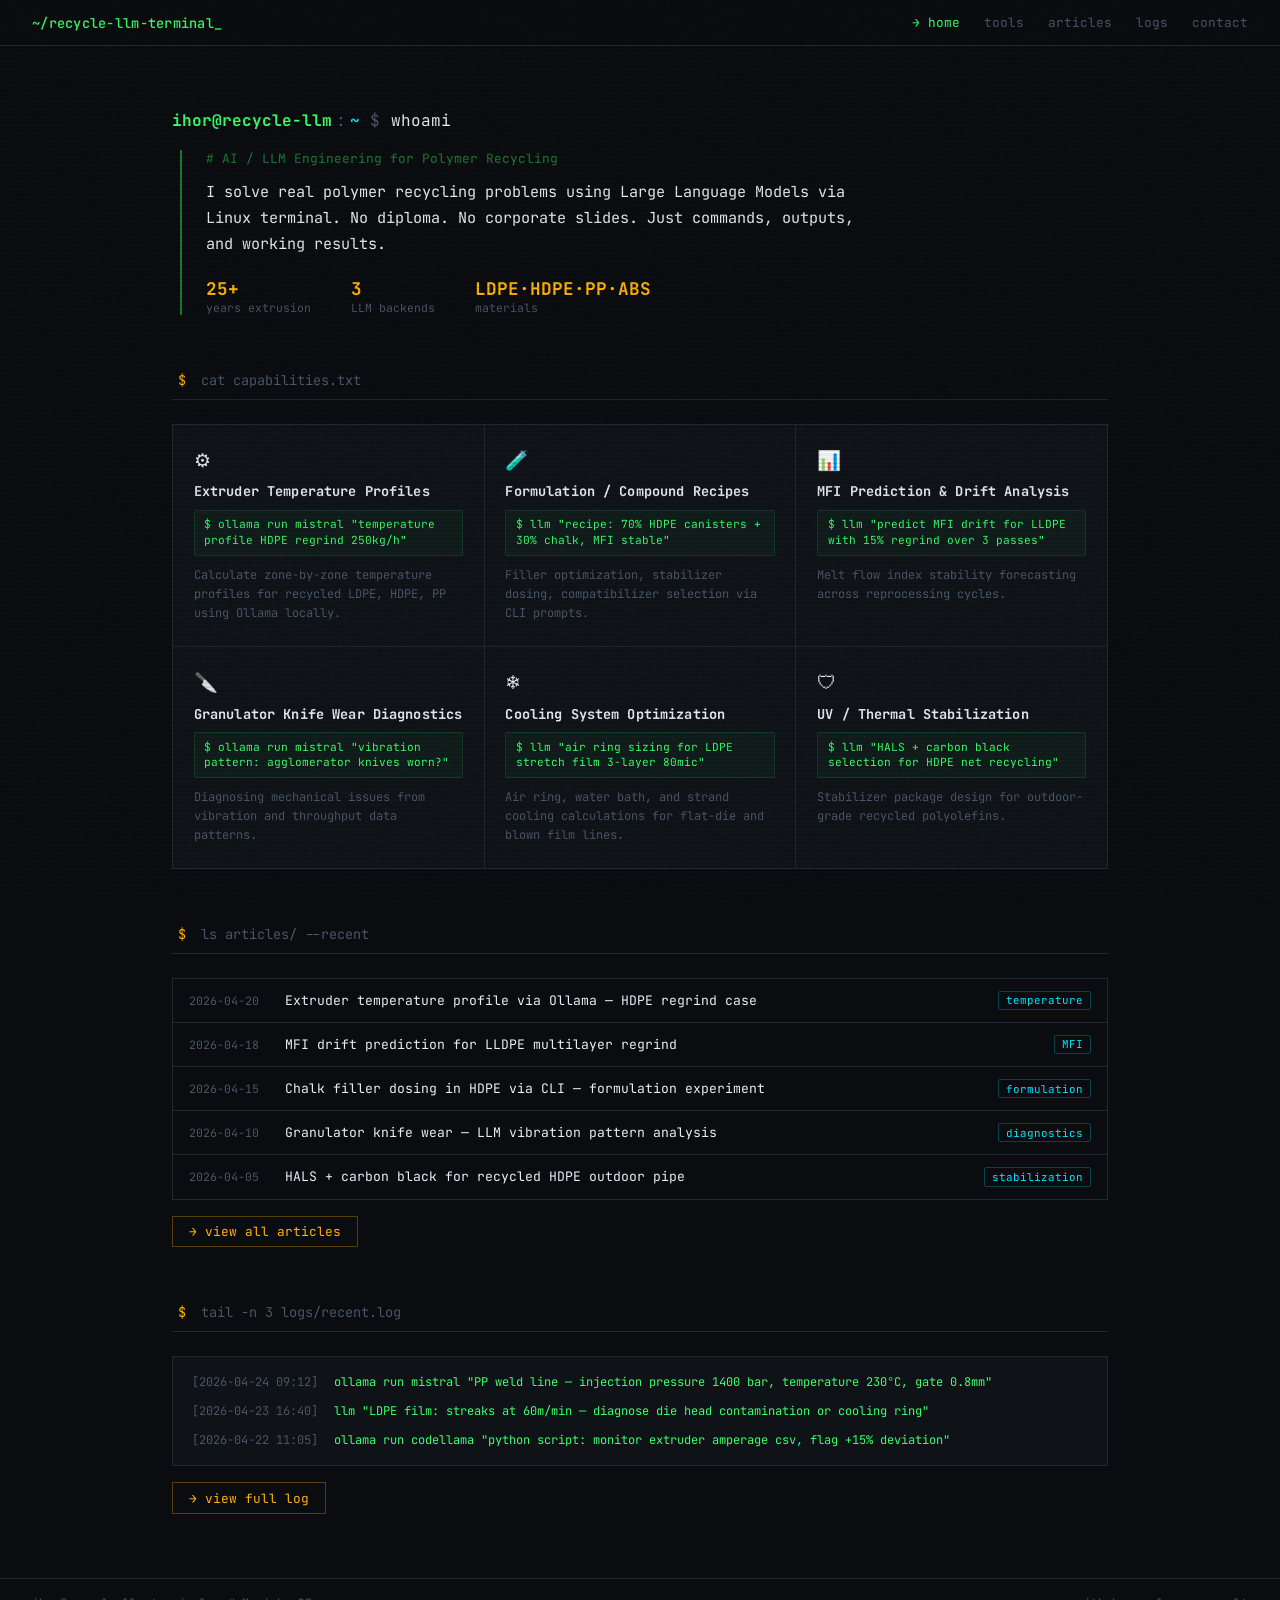
<file: index.html>
<!DOCTYPE html>
<html lang="en">
<head>
<meta charset="UTF-8">
<meta name="viewport" content="width=device-width, initial-scale=1.0">
<title>recycle-llm-terminal | Ihor Kriazhev</title>
<meta name="description" content="Using LLM via Linux terminal to solve polymer recycling engineering tasks. Extrusion, granulation, compounding — solved with AI commands.">
<link rel="preconnect" href="https://fonts.googleapis.com">
<link href="https://fonts.googleapis.com/css2?family=JetBrains+Mono:wght@300;400;500;700&family=Fira+Code:wght@300;400;500&display=swap" rel="stylesheet">
<link rel="stylesheet" href="css/style.css">
</head>
<body>

<div class="scanline"></div>
<div class="noise"></div>

<nav class="nav">
  <div class="nav-logo">~/recycle-llm-terminal<span class="cursor-blink">_</span></div>
  <div class="nav-links">
    <a href="index.html" class="nav-link active">home</a>
    <a href="tools.html" class="nav-link">tools</a>
    <a href="articles/index.html" class="nav-link">articles</a>
    <a href="logs/index.html" class="nav-link">logs</a>
    <a href="contact.html" class="nav-link">contact</a>
  </div>
</nav>

<main class="main">

  <section class="hero">
    <div class="prompt-line">
      <span class="prompt-user">ihor@recycle-llm</span><span class="prompt-sep">:</span><span class="prompt-dir">~</span><span class="prompt-dollar">$</span>
      <span class="typed-text" id="typed">whoami</span>
    </div>

    <div class="hero-output">
      <div class="output-block">
        <div class="tag-line"># AI / LLM Engineering for Polymer Recycling</div>
        <div class="spacer-sm"></div>
        <p class="hero-desc">
          I solve real polymer recycling problems using Large Language Models via Linux terminal.
          No diploma. No corporate slides. Just commands, outputs, and working results.
        </p>
        <div class="spacer-sm"></div>
        <div class="hero-stats">
          <div class="stat"><span class="stat-num">25+</span><span class="stat-label">years extrusion</span></div>
          <div class="stat"><span class="stat-num">3</span><span class="stat-label">LLM backends</span></div>
          <div class="stat"><span class="stat-num">LDPE·HDPE·PP·ABS</span><span class="stat-label">materials</span></div>
        </div>
      </div>
    </div>
  </section>

  <section class="section">
    <div class="section-header">
      <span class="prompt-dollar">$</span> cat capabilities.txt
    </div>
    <div class="capabilities-grid">
      <div class="cap-card">
        <div class="cap-icon">⚙</div>
        <div class="cap-title">Extruder Temperature Profiles</div>
        <div class="cap-cmd">$ ollama run mistral "temperature profile HDPE regrind 250kg/h"</div>
        <div class="cap-desc">Calculate zone-by-zone temperature profiles for recycled LDPE, HDPE, PP using Ollama locally.</div>
      </div>
      <div class="cap-card">
        <div class="cap-icon">🧪</div>
        <div class="cap-title">Formulation / Compound Recipes</div>
        <div class="cap-cmd">$ llm "recipe: 70% HDPE canisters + 30% chalk, MFI stable"</div>
        <div class="cap-desc">Filler optimization, stabilizer dosing, compatibilizer selection via CLI prompts.</div>
      </div>
      <div class="cap-card">
        <div class="cap-icon">📊</div>
        <div class="cap-title">MFI Prediction & Drift Analysis</div>
        <div class="cap-cmd">$ llm "predict MFI drift for LLDPE with 15% regrind over 3 passes"</div>
        <div class="cap-desc">Melt flow index stability forecasting across reprocessing cycles.</div>
      </div>
      <div class="cap-card">
        <div class="cap-icon">🔪</div>
        <div class="cap-title">Granulator Knife Wear Diagnostics</div>
        <div class="cap-cmd">$ ollama run mistral "vibration pattern: agglomerator knives worn?"</div>
        <div class="cap-desc">Diagnosing mechanical issues from vibration and throughput data patterns.</div>
      </div>
      <div class="cap-card">
        <div class="cap-icon">❄</div>
        <div class="cap-title">Cooling System Optimization</div>
        <div class="cap-cmd">$ llm "air ring sizing for LDPE stretch film 3-layer 80mic"</div>
        <div class="cap-desc">Air ring, water bath, and strand cooling calculations for flat-die and blown film lines.</div>
      </div>
      <div class="cap-card">
        <div class="cap-icon">🛡</div>
        <div class="cap-title">UV / Thermal Stabilization</div>
        <div class="cap-cmd">$ llm "HALS + carbon black selection for HDPE net recycling"</div>
        <div class="cap-desc">Stabilizer package design for outdoor-grade recycled polyolefins.</div>
      </div>
    </div>
  </section>

  <section class="section">
    <div class="section-header">
      <span class="prompt-dollar">$</span> ls articles/ --recent
    </div>
    <div class="articles-list">
      <a href="articles/llm-temperature-profile.html" class="article-row">
        <span class="art-date">2026-04-20</span>
        <span class="art-title">Extruder temperature profile via Ollama — HDPE regrind case</span>
        <span class="art-tag">temperature</span>
      </a>
      <a href="articles/llm-mfi-prediction.html" class="article-row">
        <span class="art-date">2026-04-18</span>
        <span class="art-title">MFI drift prediction for LLDPE multilayer regrind</span>
        <span class="art-tag">MFI</span>
      </a>
      <a href="articles/llm-chalk-recipe.html" class="article-row">
        <span class="art-date">2026-04-15</span>
        <span class="art-title">Chalk filler dosing in HDPE via CLI — formulation experiment</span>
        <span class="art-tag">formulation</span>
      </a>
      <a href="articles/llm-vibration-knives.html" class="article-row">
        <span class="art-date">2026-04-10</span>
        <span class="art-title">Granulator knife wear — LLM vibration pattern analysis</span>
        <span class="art-tag">diagnostics</span>
      </a>
      <a href="articles/llm-hals-stabilization.html" class="article-row">
        <span class="art-date">2026-04-05</span>
        <span class="art-title">HALS + carbon black for recycled HDPE outdoor pipe</span>
        <span class="art-tag">stabilization</span>
      </a>
    </div>
    <div class="view-all">
      <a href="articles/index.html" class="btn-terminal">→ view all articles</a>
    </div>
  </section>

  <section class="section">
    <div class="section-header">
      <span class="prompt-dollar">$</span> tail -n 3 logs/recent.log
    </div>
    <div class="log-preview">
      <div class="log-entry">
        <span class="log-ts">[2026-04-24 09:12]</span>
        <span class="log-cmd">ollama run mistral "PP weld line — injection pressure 1400 bar, temperature 230°C, gate 0.8mm"</span>
      </div>
      <div class="log-entry">
        <span class="log-ts">[2026-04-23 16:40]</span>
        <span class="log-cmd">llm "LDPE film: streaks at 60m/min — diagnose die head contamination or cooling ring"</span>
      </div>
      <div class="log-entry">
        <span class="log-ts">[2026-04-22 11:05]</span>
        <span class="log-cmd">ollama run codellama "python script: monitor extruder amperage csv, flag +15% deviation"</span>
      </div>
    </div>
    <div class="view-all">
      <a href="logs/index.html" class="btn-terminal">→ view full log</a>
    </div>
  </section>

</main>

<footer class="footer">
  <div class="footer-left">ihor@recycle-llm-terminal ~ # Munich, DE</div>
  <div class="footer-right">
    <a href="https://github.com/IgorUspehov/recycle-llm-terminal" target="_blank" class="footer-link">github</a>
    <a href="https://igoruspehov.github.io/polymer-consult/" target="_blank" class="footer-link">polymer-consult</a>
  </div>
</footer>

<script src="js/terminal.js"></script>
</body>
</html>
</file>
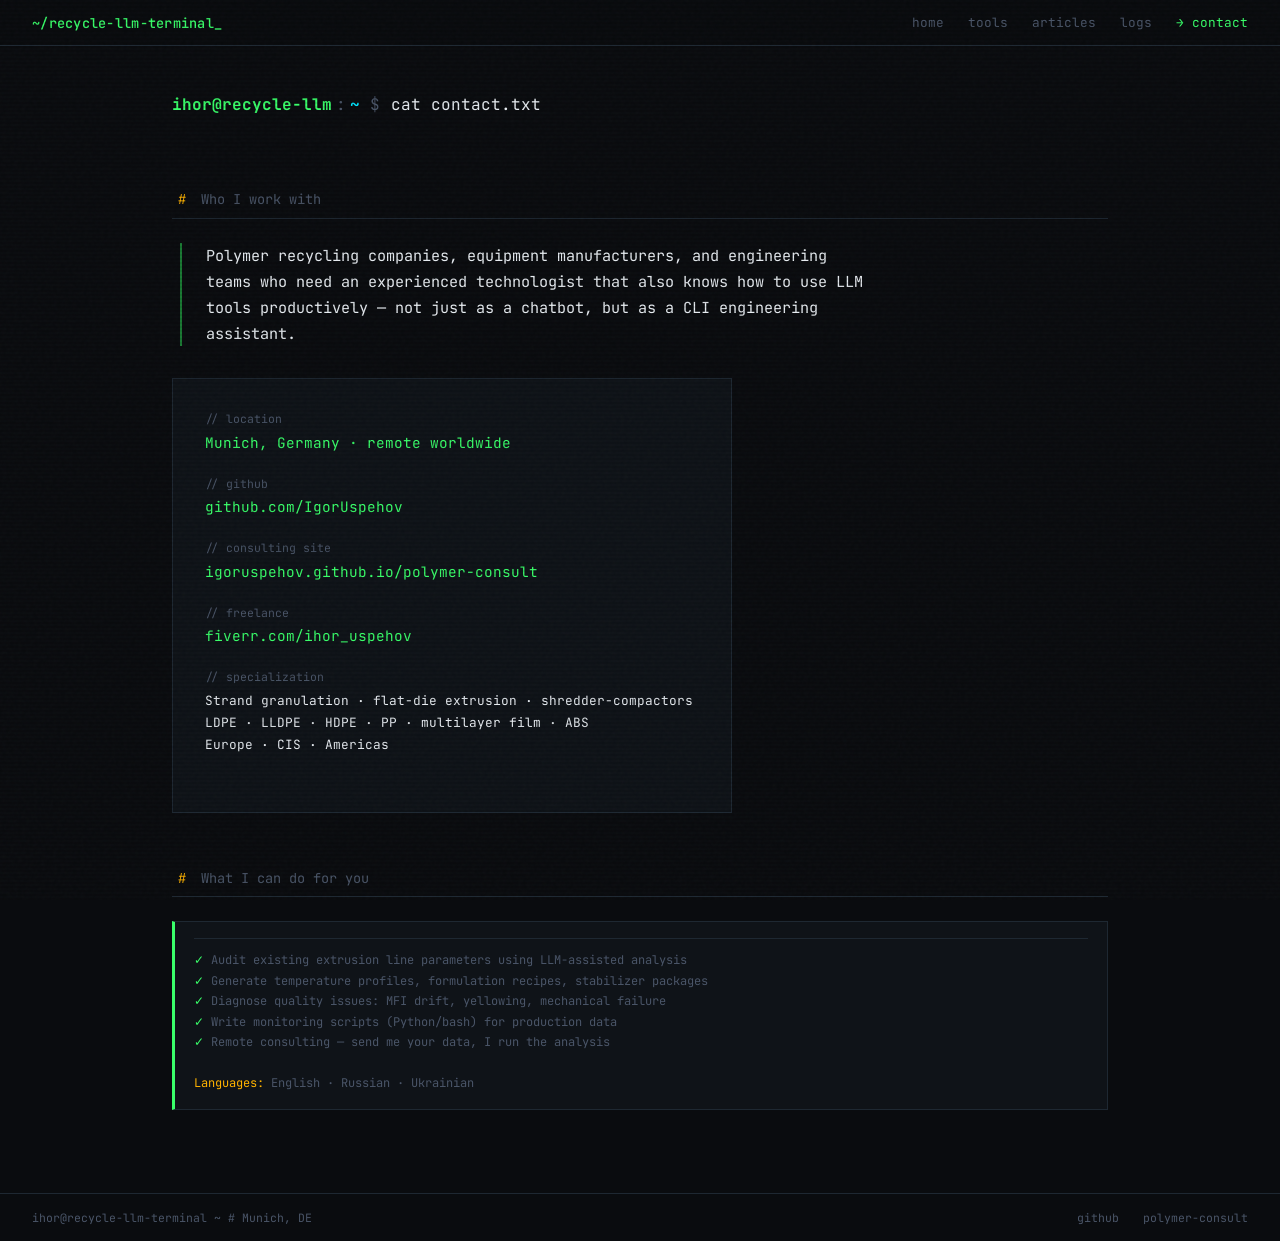
<file: contact.html>
<!DOCTYPE html>
<html lang="en">
<head>
<meta charset="UTF-8"><meta name="viewport" content="width=device-width, initial-scale=1.0">
<title>Contact | recycle-llm-terminal</title>
<meta name="description" content="Contact Ihor Kriazhev — polymer recycling engineer using LLM and Linux CLI for extrusion and compounding tasks.">
<link rel="preconnect" href="https://fonts.googleapis.com">
<link href="https://fonts.googleapis.com/css2?family=JetBrains+Mono:wght@300;400;500;700&display=swap" rel="stylesheet">
<link rel="stylesheet" href="css/style.css">
</head>
<body>
<div class="scanline"></div><div class="noise"></div>
<nav class="nav">
  <div class="nav-logo">~/recycle-llm-terminal<span class="cursor-blink">_</span></div>
  <div class="nav-links">
    <a href="index.html" class="nav-link">home</a>
    <a href="tools.html" class="nav-link">tools</a>
    <a href="articles/index.html" class="nav-link">articles</a>
    <a href="logs/index.html" class="nav-link">logs</a>
    <a href="contact.html" class="nav-link active">contact</a>
  </div>
</nav>
<main class="main">
  <div class="prompt-line">
    <span class="prompt-user">ihor@recycle-llm</span><span class="prompt-sep">:</span><span class="prompt-dir">~</span><span class="prompt-dollar">$</span>
    <span>cat contact.txt</span>
  </div>

  <section class="section">
    <div class="section-header"><span class="prompt-dollar">#</span> Who I work with</div>
    <div class="hero-output" style="margin-bottom:2rem;">
      <div class="hero-desc">
        Polymer recycling companies, equipment manufacturers, and engineering teams
        who need an experienced technologist that also knows how to use LLM tools
        productively — not just as a chatbot, but as a CLI engineering assistant.
      </div>
    </div>

    <div class="contact-block">
      <div class="contact-field">
        <div class="cf-label">// location</div>
        <div class="cf-value">Munich, Germany · remote worldwide</div>
      </div>
      <div class="contact-field">
        <div class="cf-label">// github</div>
        <div class="cf-value"><a href="https://github.com/IgorUspehov" target="_blank">github.com/IgorUspehov</a></div>
      </div>
      <div class="contact-field">
        <div class="cf-label">// consulting site</div>
        <div class="cf-value"><a href="https://igoruspehov.github.io/polymer-consult/" target="_blank">igoruspehov.github.io/polymer-consult</a></div>
      </div>
      <div class="contact-field">
        <div class="cf-label">// freelance</div>
        <div class="cf-value"><a href="https://www.fiverr.com/ihor_uspehov" target="_blank">fiverr.com/ihor_uspehov</a></div>
      </div>
      <div class="contact-field">
        <div class="cf-label">// specialization</div>
        <div class="cf-value" style="color:var(--white);font-size:0.8rem;line-height:1.7;">
          Strand granulation · flat-die extrusion · shredder-compactors<br>
          LDPE · LLDPE · HDPE · PP · multilayer film · ABS<br>
          Europe · CIS · Americas
        </div>
      </div>
    </div>
  </section>

  <section class="section">
    <div class="section-header"><span class="prompt-dollar">#</span> What I can do for you</div>
    <div class="terminal-block">
      <div class="t-output">
<span class="ok">✓</span> Audit existing extrusion line parameters using LLM-assisted analysis<br>
<span class="ok">✓</span> Generate temperature profiles, formulation recipes, stabilizer packages<br>
<span class="ok">✓</span> Diagnose quality issues: MFI drift, yellowing, mechanical failure<br>
<span class="ok">✓</span> Write monitoring scripts (Python/bash) for production data<br>
<span class="ok">✓</span> Remote consulting — send me your data, I run the analysis<br><br>
<span class="highlight">Languages:</span> English · Russian · Ukrainian
      </div>
    </div>
  </section>

</main>
<footer class="footer">
  <div class="footer-left">ihor@recycle-llm-terminal ~ # Munich, DE</div>
  <div class="footer-right">
    <a href="https://github.com/IgorUspehov/recycle-llm-terminal" target="_blank" class="footer-link">github</a>
    <a href="https://igoruspehov.github.io/polymer-consult/" target="_blank" class="footer-link">polymer-consult</a>
  </div>
</footer>
</body>
</html>
</file>
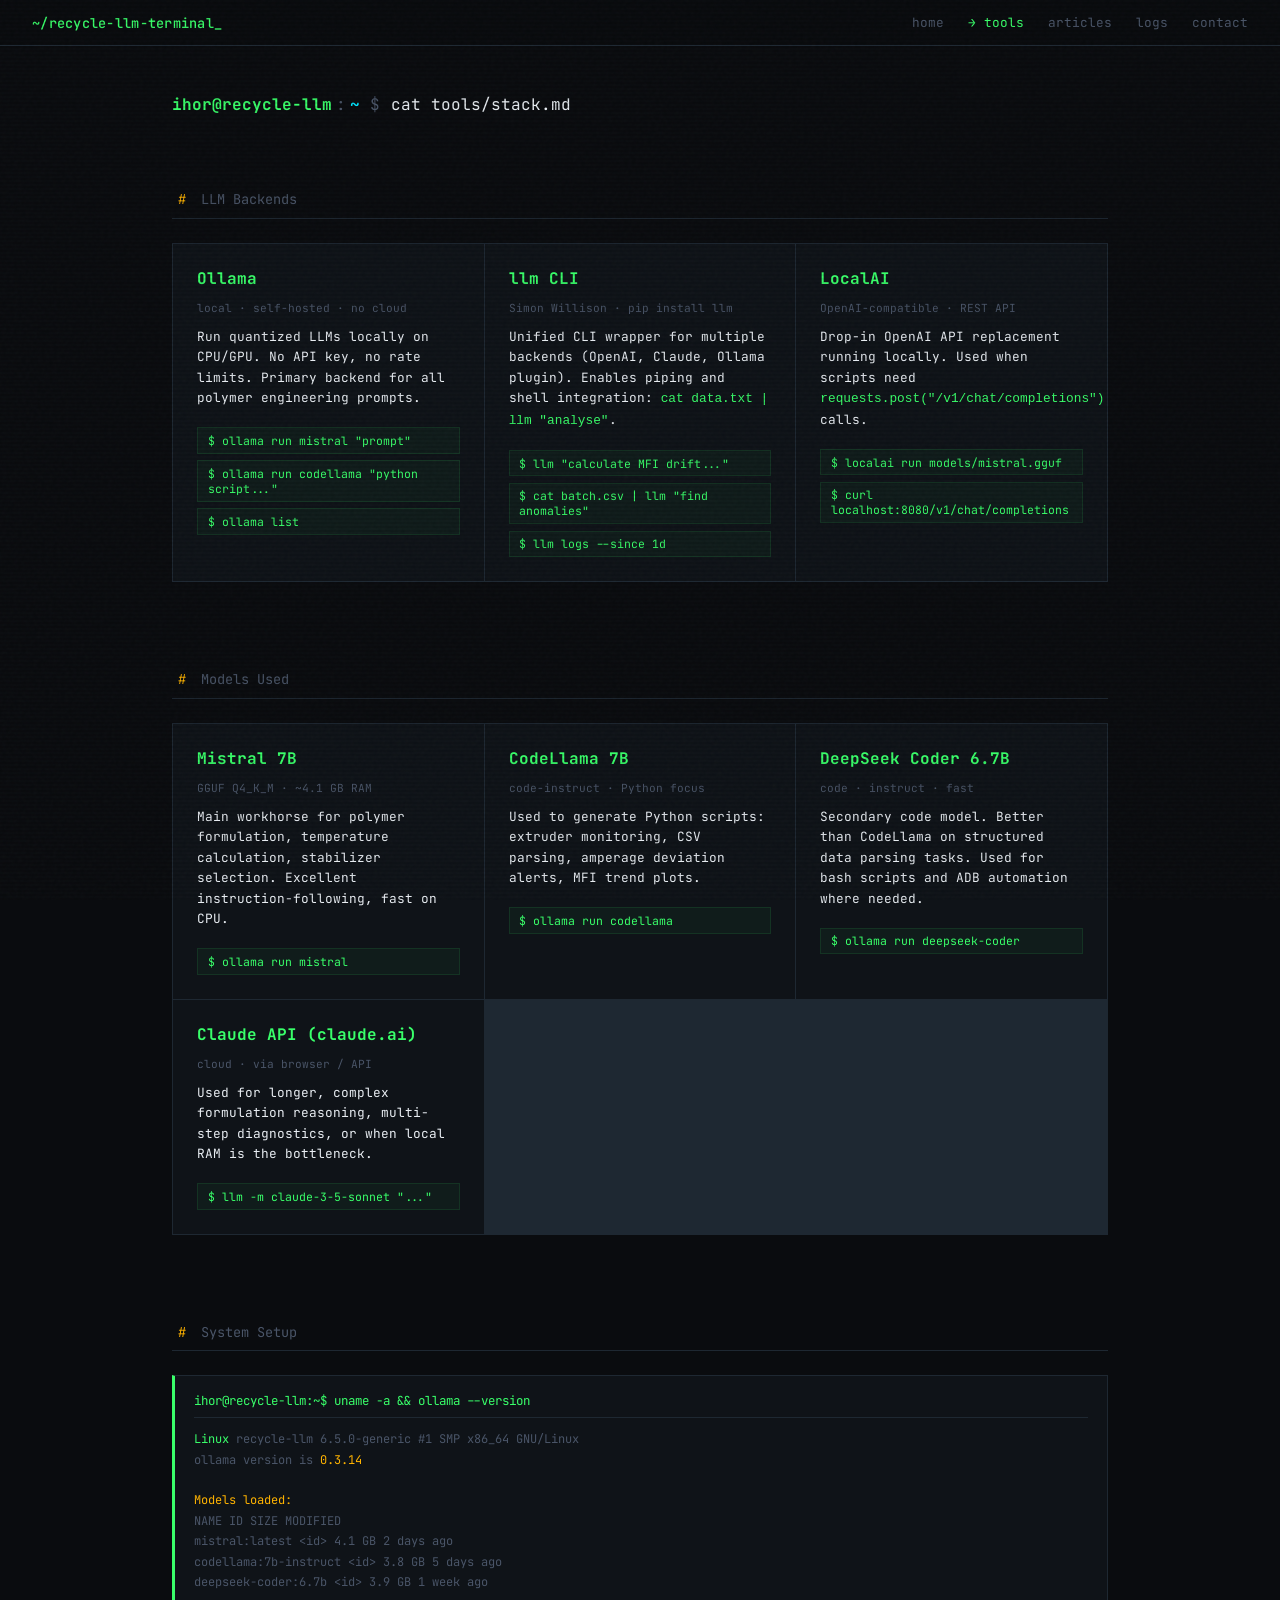
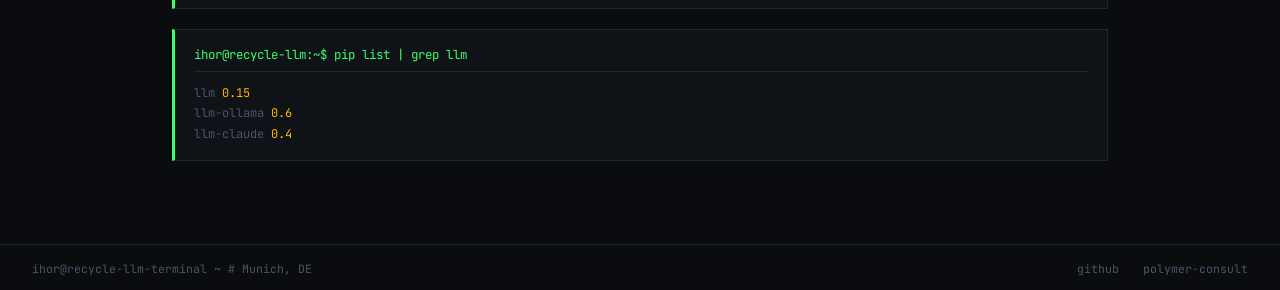
<file: tools.html>
<!DOCTYPE html>
<html lang="en">
<head>
<meta charset="UTF-8">
<meta name="viewport" content="width=device-width, initial-scale=1.0">
<title>Tools | recycle-llm-terminal</title>
<meta name="description" content="LLM tools and CLI backends used for polymer recycling engineering tasks: Ollama, Mistral, CodeLlama, llm CLI.">
<link rel="preconnect" href="https://fonts.googleapis.com">
<link href="https://fonts.googleapis.com/css2?family=JetBrains+Mono:wght@300;400;500;700&family=Fira+Code:wght@300;400;500&display=swap" rel="stylesheet">
<link rel="stylesheet" href="../css/style.css">
</head>
<body>

<div class="scanline"></div>
<div class="noise"></div>

<nav class="nav">
  <div class="nav-logo">~/recycle-llm-terminal<span class="cursor-blink">_</span></div>
  <div class="nav-links">
    <a href="../index.html" class="nav-link">home</a>
    <a href="tools.html" class="nav-link active">tools</a>
    <a href="../articles/index.html" class="nav-link">articles</a>
    <a href="../logs/index.html" class="nav-link">logs</a>
    <a href="../contact.html" class="nav-link">contact</a>
  </div>
</nav>

<main class="main">

  <div class="prompt-line">
    <span class="prompt-user">ihor@recycle-llm</span><span class="prompt-sep">:</span><span class="prompt-dir">~</span><span class="prompt-dollar">$</span>
    <span>cat tools/stack.md</span>
  </div>

  <section class="section">
    <div class="section-header">
      <span class="prompt-dollar">#</span> LLM Backends
    </div>
    <div class="tools-grid">

      <div class="tool-card">
        <div class="tool-name">Ollama</div>
        <div class="tool-type">local · self-hosted · no cloud</div>
        <div class="tool-desc">
          Run quantized LLMs locally on CPU/GPU. No API key, no rate limits.
          Primary backend for all polymer engineering prompts.
        </div>
        <div class="tool-cmds">
          <div class="tool-cmd">$ ollama run mistral "prompt"</div>
          <div class="tool-cmd">$ ollama run codellama "python script..."</div>
          <div class="tool-cmd">$ ollama list</div>
        </div>
      </div>

      <div class="tool-card">
        <div class="tool-name">llm CLI</div>
        <div class="tool-type">Simon Willison · pip install llm</div>
        <div class="tool-desc">
          Unified CLI wrapper for multiple backends (OpenAI, Claude, Ollama plugin).
          Enables piping and shell integration: <code style="color:var(--green)">cat data.txt | llm "analyse"</code>.
        </div>
        <div class="tool-cmds">
          <div class="tool-cmd">$ llm "calculate MFI drift..."</div>
          <div class="tool-cmd">$ cat batch.csv | llm "find anomalies"</div>
          <div class="tool-cmd">$ llm logs --since 1d</div>
        </div>
      </div>

      <div class="tool-card">
        <div class="tool-name">LocalAI</div>
        <div class="tool-type">OpenAI-compatible · REST API</div>
        <div class="tool-desc">
          Drop-in OpenAI API replacement running locally.
          Used when scripts need <code style="color:var(--green)">requests.post("/v1/chat/completions")</code> calls.
        </div>
        <div class="tool-cmds">
          <div class="tool-cmd">$ localai run models/mistral.gguf</div>
          <div class="tool-cmd">$ curl localhost:8080/v1/chat/completions</div>
        </div>
      </div>

    </div>
  </section>

  <section class="section">
    <div class="section-header">
      <span class="prompt-dollar">#</span> Models Used
    </div>
    <div class="tools-grid">

      <div class="tool-card">
        <div class="tool-name">Mistral 7B</div>
        <div class="tool-type">GGUF Q4_K_M · ~4.1 GB RAM</div>
        <div class="tool-desc">
          Main workhorse for polymer formulation, temperature calculation, stabilizer selection.
          Excellent instruction-following, fast on CPU.
        </div>
        <div class="tool-cmds">
          <div class="tool-cmd">$ ollama run mistral</div>
        </div>
      </div>

      <div class="tool-card">
        <div class="tool-name">CodeLlama 7B</div>
        <div class="tool-type">code-instruct · Python focus</div>
        <div class="tool-desc">
          Used to generate Python scripts: extruder monitoring, CSV parsing,
          amperage deviation alerts, MFI trend plots.
        </div>
        <div class="tool-cmds">
          <div class="tool-cmd">$ ollama run codellama</div>
        </div>
      </div>

      <div class="tool-card">
        <div class="tool-name">DeepSeek Coder 6.7B</div>
        <div class="tool-type">code · instruct · fast</div>
        <div class="tool-desc">
          Secondary code model. Better than CodeLlama on structured data parsing tasks.
          Used for bash scripts and ADB automation where needed.
        </div>
        <div class="tool-cmds">
          <div class="tool-cmd">$ ollama run deepseek-coder</div>
        </div>
      </div>

      <div class="tool-card">
        <div class="tool-name">Claude API (claude.ai)</div>
        <div class="tool-type">cloud · via browser / API</div>
        <div class="tool-desc">
          Used for longer, complex formulation reasoning, multi-step diagnostics,
          or when local RAM is the bottleneck.
        </div>
        <div class="tool-cmds">
          <div class="tool-cmd">$ llm -m claude-3-5-sonnet "..."</div>
        </div>
      </div>

    </div>
  </section>

  <section class="section">
    <div class="section-header">
      <span class="prompt-dollar">#</span> System Setup
    </div>
    <div class="terminal-block">
      <div class="t-prompt">ihor@recycle-llm:~$ uname -a && ollama --version</div>
      <div class="t-output">
        <span class="ok">Linux</span> recycle-llm 6.5.0-generic #1 SMP x86_64 GNU/Linux<br>
        ollama version is <span class="highlight">0.3.14</span><br><br>
        <span class="highlight">Models loaded:</span><br>
        NAME                    ID            SIZE    MODIFIED<br>
        mistral:latest          &lt;id&gt;          4.1 GB  2 days ago<br>
        codellama:7b-instruct   &lt;id&gt;          3.8 GB  5 days ago<br>
        deepseek-coder:6.7b     &lt;id&gt;          3.9 GB  1 week ago
      </div>
    </div>
    <div class="terminal-block" style="margin-top:0;">
      <div class="t-prompt">ihor@recycle-llm:~$ pip list | grep llm</div>
      <div class="t-output">
        llm                    <span class="highlight">0.15</span><br>
        llm-ollama             <span class="highlight">0.6</span><br>
        llm-claude             <span class="highlight">0.4</span>
      </div>
    </div>
  </section>

</main>

<footer class="footer">
  <div class="footer-left">ihor@recycle-llm-terminal ~ # Munich, DE</div>
  <div class="footer-right">
    <a href="https://github.com/IgorUspehov/recycle-llm-terminal" target="_blank" class="footer-link">github</a>
    <a href="https://igoruspehov.github.io/polymer-consult/" target="_blank" class="footer-link">polymer-consult</a>
  </div>
</footer>

</body>
</html>
</file>
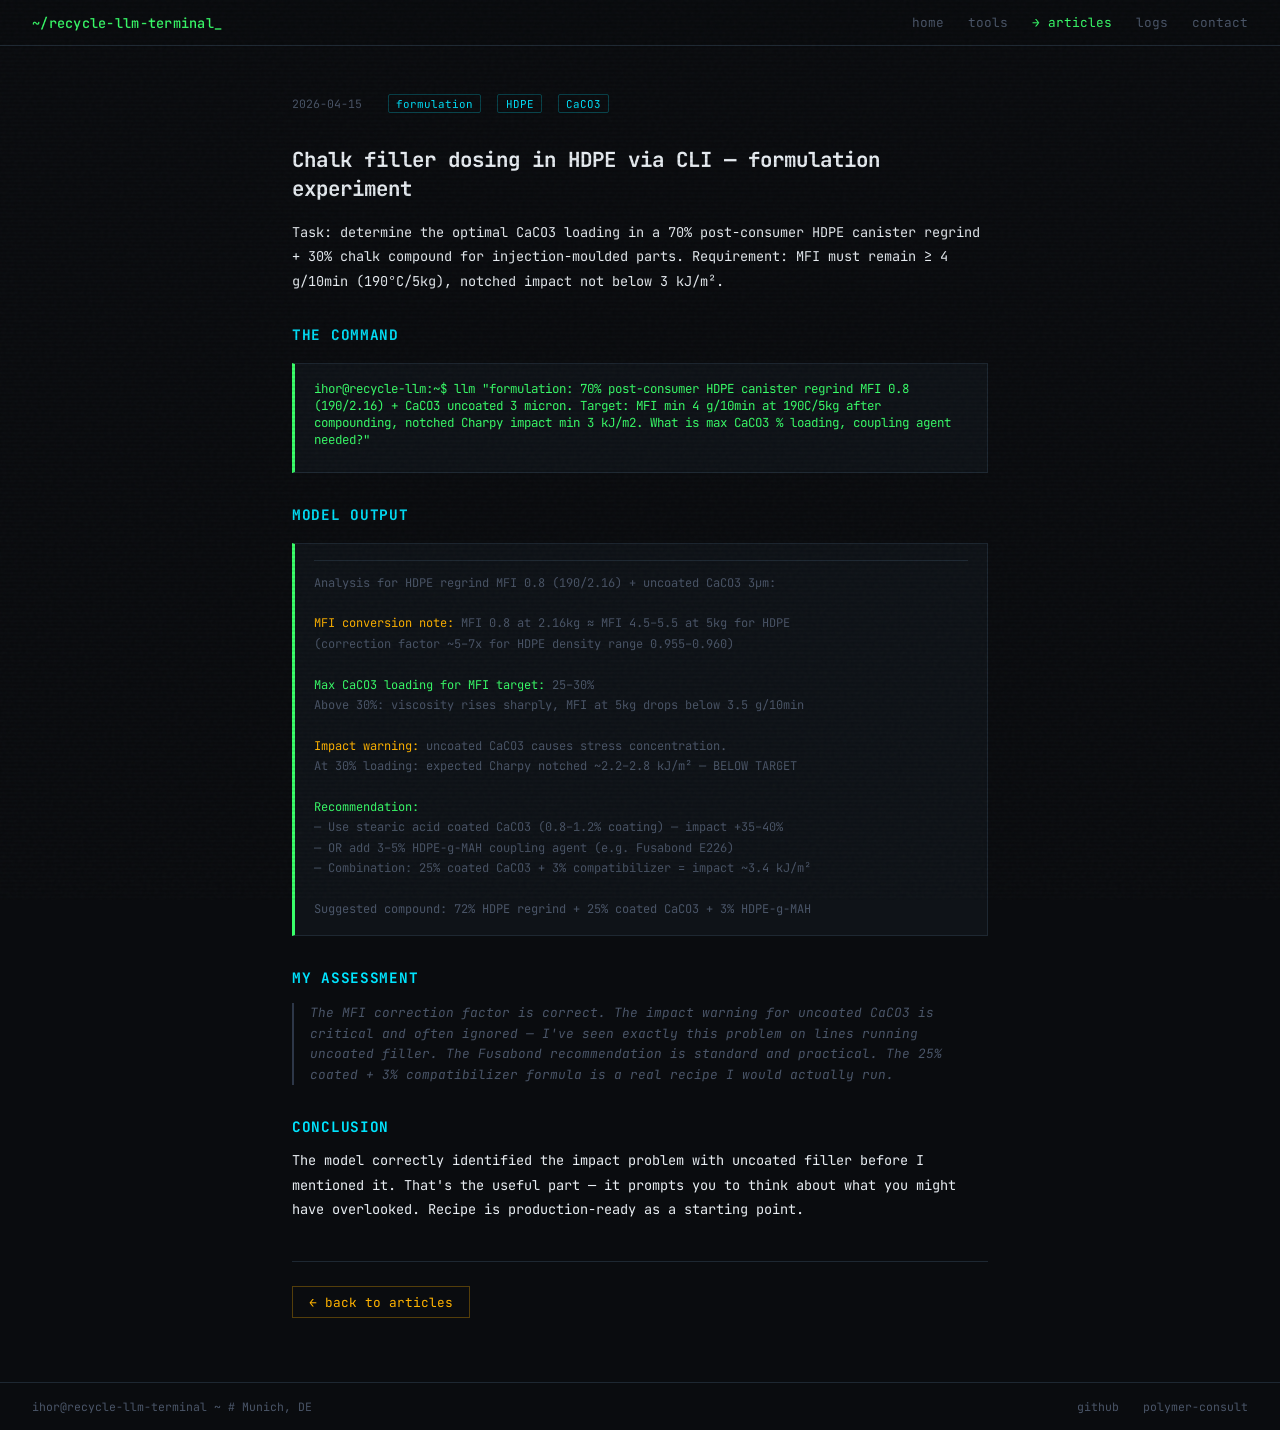
<file: articles/llm-chalk-recipe.html>
<!DOCTYPE html>
<html lang="en">
<head>
<meta charset="UTF-8"><meta name="viewport" content="width=device-width, initial-scale=1.0">
<title>Chalk filler dosing in HDPE via CLI | recycle-llm-terminal</title>
<meta name="description" content="LLM-assisted chalk filler dosing calculation for HDPE recycled compound. Target MFI stability, optimal CaCO3 loading.">
<link rel="preconnect" href="https://fonts.googleapis.com">
<link href="https://fonts.googleapis.com/css2?family=JetBrains+Mono:wght@300;400;500;700&display=swap" rel="stylesheet">
<link rel="stylesheet" href="../css/style.css">
</head>
<body>
<div class="scanline"></div><div class="noise"></div>
<nav class="nav">
  <div class="nav-logo">~/recycle-llm-terminal<span class="cursor-blink">_</span></div>
  <div class="nav-links">
    <a href="../index.html" class="nav-link">home</a>
    <a href="../tools.html" class="nav-link">tools</a>
    <a href="index.html" class="nav-link active">articles</a>
    <a href="../logs/index.html" class="nav-link">logs</a>
    <a href="../contact.html" class="nav-link">contact</a>
  </div>
</nav>
<main class="article-main">
  <div class="article-meta">
    <span class="art-date">2026-04-15</span>
    <span class="art-tag">formulation</span><span class="art-tag">HDPE</span><span class="art-tag">CaCO3</span>
  </div>
  <div class="article-body">
    <h1>Chalk filler dosing in HDPE via CLI — formulation experiment</h1>
    <p>Task: determine the optimal CaCO3 loading in a 70% post-consumer HDPE canister regrind + 30% chalk compound for injection-moulded parts. Requirement: MFI must remain ≥ 4 g/10min (190°C/5kg), notched impact not below 3 kJ/m².</p>
    <h2>The command</h2>
    <div class="terminal-block">
      <div class="t-prompt">ihor@recycle-llm:~$ llm "formulation: 70% post-consumer HDPE canister regrind MFI 0.8 (190/2.16) + CaCO3 uncoated 3 micron. Target: MFI min 4 g/10min at 190C/5kg after compounding, notched Charpy impact min 3 kJ/m2. What is max CaCO3 % loading, coupling agent needed?"</div>
    </div>
    <h2>Model output</h2>
    <div class="terminal-block">
      <div class="t-output">
Analysis for HDPE regrind MFI 0.8 (190/2.16) + uncoated CaCO3 3µm:<br><br>
<span class="highlight">MFI conversion note:</span> MFI 0.8 at 2.16kg ≈ MFI 4.5–5.5 at 5kg for HDPE<br>
(correction factor ~5–7x for HDPE density range 0.955–0.960)<br><br>
<span class="ok">Max CaCO3 loading for MFI target:</span> 25–30%<br>
Above 30%: viscosity rises sharply, MFI at 5kg drops below 3.5 g/10min<br><br>
<span class="highlight">Impact warning:</span> uncoated CaCO3 causes stress concentration.<br>
At 30% loading: expected Charpy notched ~2.2–2.8 kJ/m² — BELOW TARGET<br><br>
<span class="ok">Recommendation:</span><br>
— Use stearic acid coated CaCO3 (0.8–1.2% coating) — impact +35–40%<br>
— OR add 3–5% HDPE-g-MAH coupling agent (e.g. Fusabond E226)<br>
— Combination: 25% coated CaCO3 + 3% compatibilizer = impact ~3.4 kJ/m²<br><br>
Suggested compound: 72% HDPE regrind + 25% coated CaCO3 + 3% HDPE-g-MAH
      </div>
    </div>
    <h2>My assessment</h2>
    <p class="comment">The MFI correction factor is correct. The impact warning for uncoated CaCO3 is critical and often ignored — I've seen exactly this problem on lines running uncoated filler. The Fusabond recommendation is standard and practical. The 25% coated + 3% compatibilizer formula is a real recipe I would actually run.</p>
    <h2>Conclusion</h2>
    <p>The model correctly identified the impact problem with uncoated filler before I mentioned it. That's the useful part — it prompts you to think about what you might have overlooked. Recipe is production-ready as a starting point.</p>
  </div>
  <div style="margin-top:2.5rem;padding-top:1.5rem;border-top:1px solid var(--border);">
    <a href="index.html" class="btn-terminal">← back to articles</a>
  </div>
</main>
<footer class="footer">
  <div class="footer-left">ihor@recycle-llm-terminal ~ # Munich, DE</div>
  <div class="footer-right">
    <a href="https://github.com/IgorUspehov/recycle-llm-terminal" target="_blank" class="footer-link">github</a>
    <a href="https://igoruspehov.github.io/polymer-consult/" target="_blank" class="footer-link">polymer-consult</a>
  </div>
</footer>
</body>
</html>
</file>
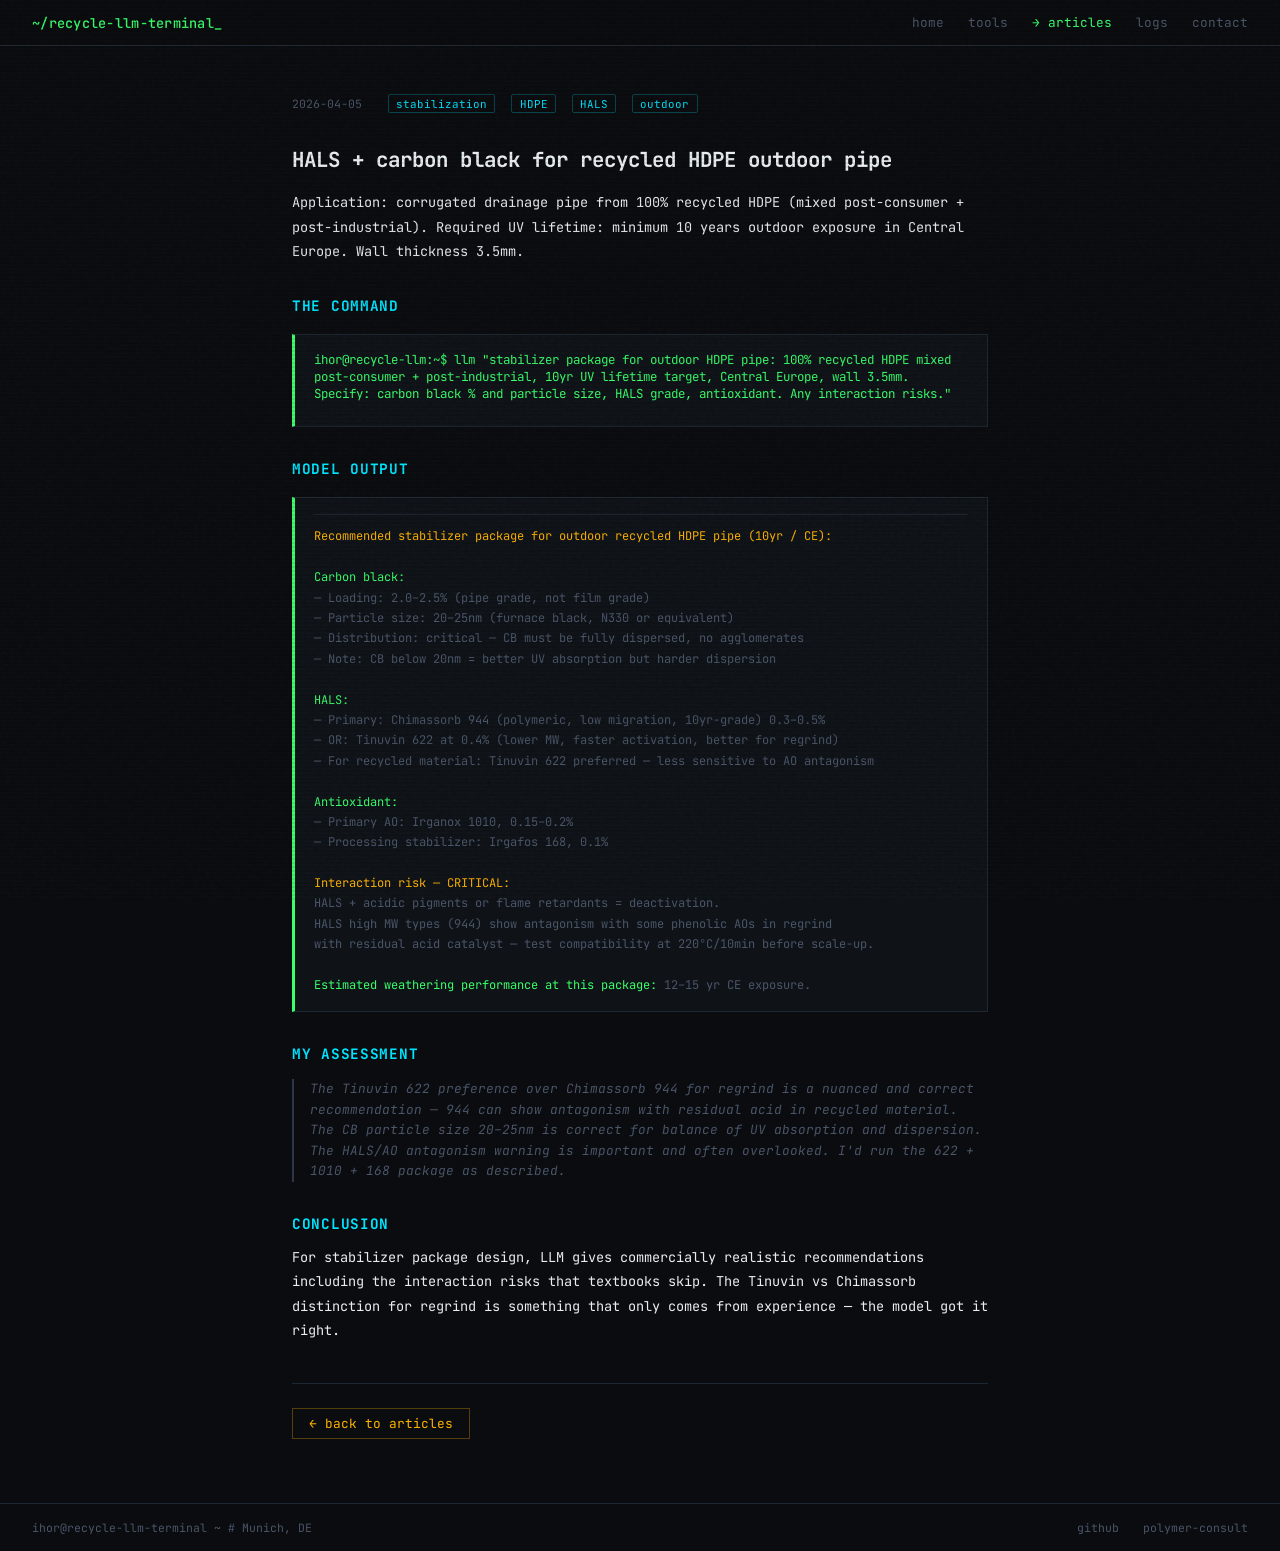
<file: articles/llm-hals-stabilization.html>
<!DOCTYPE html>
<html lang="en">
<head>
<meta charset="UTF-8"><meta name="viewport" content="width=device-width, initial-scale=1.0">
<title>HALS + Carbon Black for Recycled HDPE | recycle-llm-terminal</title>
<meta name="description" content="LLM-assisted stabilizer package selection for outdoor recycled HDPE pipe: HALS, carbon black, antioxidant combination via CLI.">
<link rel="preconnect" href="https://fonts.googleapis.com">
<link href="https://fonts.googleapis.com/css2?family=JetBrains+Mono:wght@300;400;500;700&display=swap" rel="stylesheet">
<link rel="stylesheet" href="../css/style.css">
</head>
<body>
<div class="scanline"></div><div class="noise"></div>
<nav class="nav">
  <div class="nav-logo">~/recycle-llm-terminal<span class="cursor-blink">_</span></div>
  <div class="nav-links">
    <a href="../index.html" class="nav-link">home</a>
    <a href="../tools.html" class="nav-link">tools</a>
    <a href="index.html" class="nav-link active">articles</a>
    <a href="../logs/index.html" class="nav-link">logs</a>
    <a href="../contact.html" class="nav-link">contact</a>
  </div>
</nav>
<main class="article-main">
  <div class="article-meta">
    <span class="art-date">2026-04-05</span>
    <span class="art-tag">stabilization</span><span class="art-tag">HDPE</span><span class="art-tag">HALS</span><span class="art-tag">outdoor</span>
  </div>
  <div class="article-body">
    <h1>HALS + carbon black for recycled HDPE outdoor pipe</h1>
    <p>Application: corrugated drainage pipe from 100% recycled HDPE (mixed post-consumer + post-industrial). Required UV lifetime: minimum 10 years outdoor exposure in Central Europe. Wall thickness 3.5mm.</p>
    <h2>The command</h2>
    <div class="terminal-block">
      <div class="t-prompt">ihor@recycle-llm:~$ llm "stabilizer package for outdoor HDPE pipe: 100% recycled HDPE mixed post-consumer + post-industrial, 10yr UV lifetime target, Central Europe, wall 3.5mm. Specify: carbon black % and particle size, HALS grade, antioxidant. Any interaction risks."</div>
    </div>
    <h2>Model output</h2>
    <div class="terminal-block">
      <div class="t-output">
<span class="highlight">Recommended stabilizer package for outdoor recycled HDPE pipe (10yr / CE):</span><br><br>
<span class="ok">Carbon black:</span><br>
— Loading: 2.0–2.5% (pipe grade, not film grade)<br>
— Particle size: 20–25nm (furnace black, N330 or equivalent)<br>
— Distribution: critical — CB must be fully dispersed, no agglomerates<br>
— Note: CB below 20nm = better UV absorption but harder dispersion<br><br>
<span class="ok">HALS:</span><br>
— Primary: Chimassorb 944 (polymeric, low migration, 10yr-grade) 0.3–0.5%<br>
— OR: Tinuvin 622 at 0.4% (lower MW, faster activation, better for regrind)<br>
— For recycled material: Tinuvin 622 preferred — less sensitive to AO antagonism<br><br>
<span class="ok">Antioxidant:</span><br>
— Primary AO: Irganox 1010, 0.15–0.2%<br>
— Processing stabilizer: Irgafos 168, 0.1%<br><br>
<span class="highlight">Interaction risk — CRITICAL:</span><br>
HALS + acidic pigments or flame retardants = deactivation.<br>
HALS high MW types (944) show antagonism with some phenolic AOs in regrind<br>
with residual acid catalyst — test compatibility at 220°C/10min before scale-up.<br><br>
<span class="ok">Estimated weathering performance at this package:</span> 12–15 yr CE exposure.
      </div>
    </div>
    <h2>My assessment</h2>
    <p class="comment">The Tinuvin 622 preference over Chimassorb 944 for regrind is a nuanced and correct recommendation — 944 can show antagonism with residual acid in recycled material. The CB particle size 20–25nm is correct for balance of UV absorption and dispersion. The HALS/AO antagonism warning is important and often overlooked. I'd run the 622 + 1010 + 168 package as described.</p>
    <h2>Conclusion</h2>
    <p>For stabilizer package design, LLM gives commercially realistic recommendations including the interaction risks that textbooks skip. The Tinuvin vs Chimassorb distinction for regrind is something that only comes from experience — the model got it right.</p>
  </div>
  <div style="margin-top:2.5rem;padding-top:1.5rem;border-top:1px solid var(--border);">
    <a href="index.html" class="btn-terminal">← back to articles</a>
  </div>
</main>
<footer class="footer">
  <div class="footer-left">ihor@recycle-llm-terminal ~ # Munich, DE</div>
  <div class="footer-right">
    <a href="https://github.com/IgorUspehov/recycle-llm-terminal" target="_blank" class="footer-link">github</a>
    <a href="https://igoruspehov.github.io/polymer-consult/" target="_blank" class="footer-link">polymer-consult</a>
  </div>
</footer>
</body>
</html>
</file>
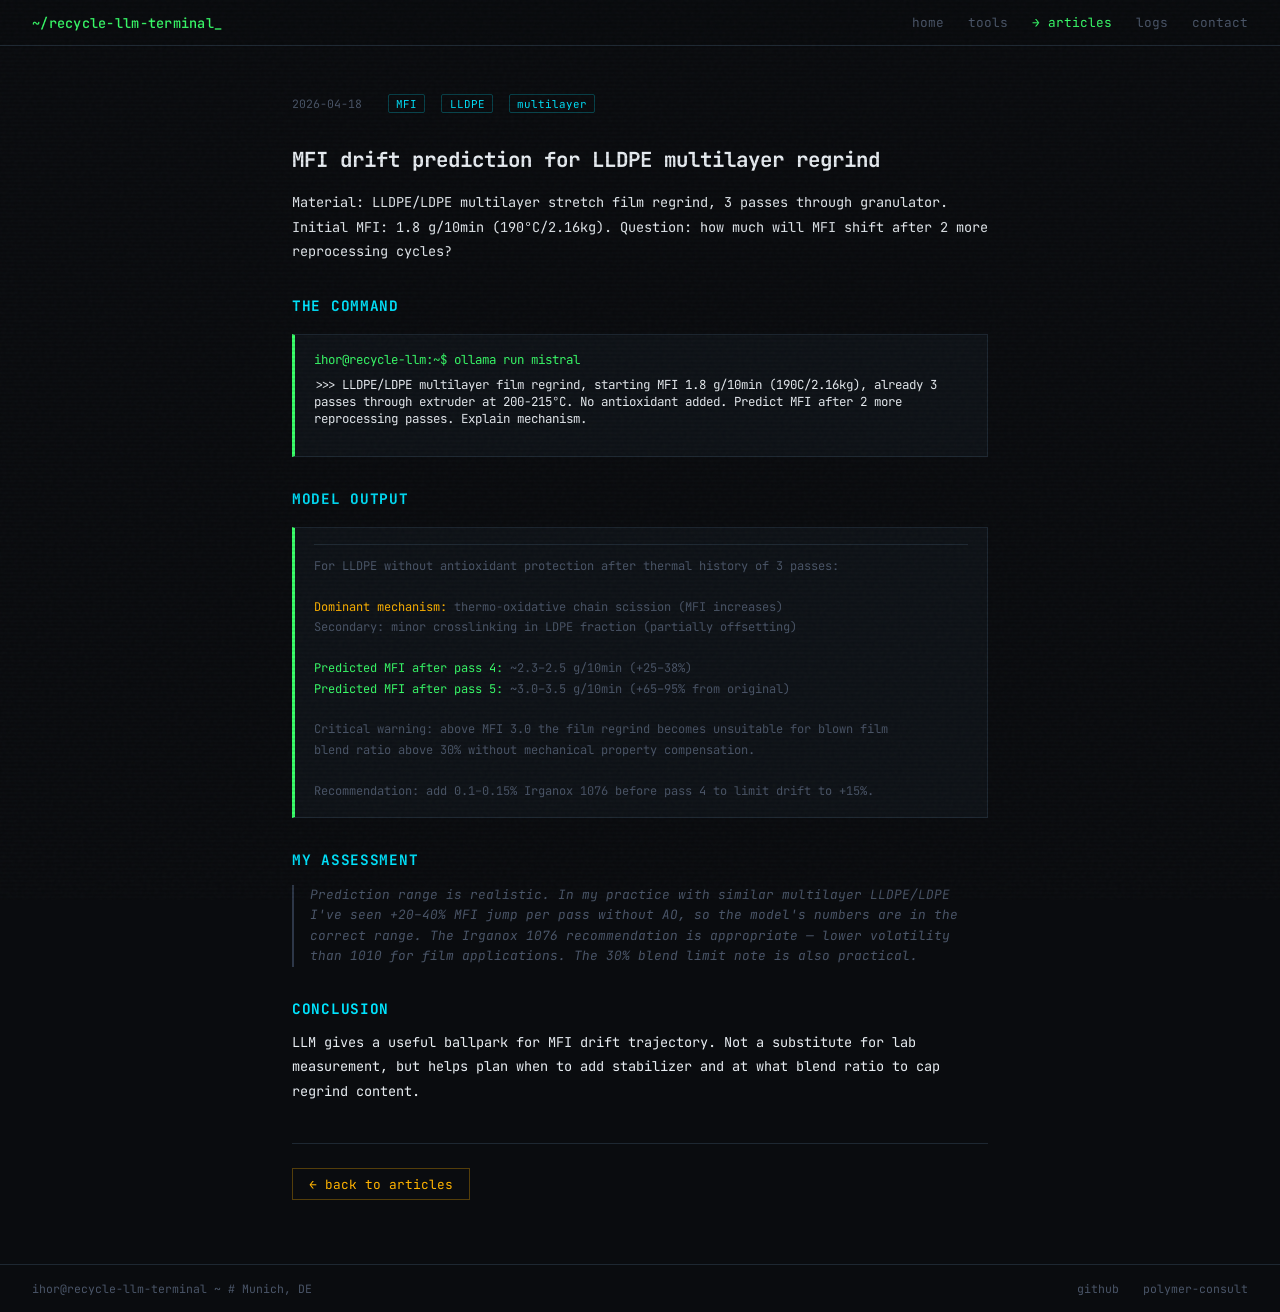
<file: articles/llm-mfi-prediction.html>
<!DOCTYPE html>
<html lang="en">
<head>
<meta charset="UTF-8">
<meta name="viewport" content="width=device-width, initial-scale=1.0">
<title>MFI Drift Prediction LLDPE | recycle-llm-terminal</title>
<meta name="description" content="Using LLM to predict MFI drift in LLDPE multilayer film regrind over multiple reprocessing passes. CLI approach, Mistral 7B.">
<link rel="preconnect" href="https://fonts.googleapis.com">
<link href="https://fonts.googleapis.com/css2?family=JetBrains+Mono:wght@300;400;500;700&family=Fira+Code:wght@300;400;500&display=swap" rel="stylesheet">
<link rel="stylesheet" href="../css/style.css">
</head>
<body>
<div class="scanline"></div><div class="noise"></div>
<nav class="nav">
  <div class="nav-logo">~/recycle-llm-terminal<span class="cursor-blink">_</span></div>
  <div class="nav-links">
    <a href="../index.html" class="nav-link">home</a>
    <a href="../tools.html" class="nav-link">tools</a>
    <a href="index.html" class="nav-link active">articles</a>
    <a href="../logs/index.html" class="nav-link">logs</a>
    <a href="../contact.html" class="nav-link">contact</a>
  </div>
</nav>
<main class="article-main">
  <div class="article-meta">
    <span class="art-date">2026-04-18</span>
    <span class="art-tag">MFI</span><span class="art-tag">LLDPE</span><span class="art-tag">multilayer</span>
  </div>
  <div class="article-body">
    <h1>MFI drift prediction for LLDPE multilayer regrind</h1>
    <p>Material: LLDPE/LDPE multilayer stretch film regrind, 3 passes through granulator. Initial MFI: 1.8 g/10min (190°C/2.16kg). Question: how much will MFI shift after 2 more reprocessing cycles?</p>
    <h2>The command</h2>
    <div class="terminal-block">
      <div class="t-prompt">ihor@recycle-llm:~$ ollama run mistral</div>
      <div class="t-cmd">&gt;&gt;&gt; LLDPE/LDPE multilayer film regrind, starting MFI 1.8 g/10min (190C/2.16kg), already 3 passes through extruder at 200-215°C. No antioxidant added. Predict MFI after 2 more reprocessing passes. Explain mechanism.</div>
    </div>
    <h2>Model output</h2>
    <div class="terminal-block">
      <div class="t-output">
For LLDPE without antioxidant protection after thermal history of 3 passes:<br><br>
<span class="highlight">Dominant mechanism:</span> thermo-oxidative chain scission (MFI increases)<br>
Secondary: minor crosslinking in LDPE fraction (partially offsetting)<br><br>
<span class="ok">Predicted MFI after pass 4:</span> ~2.3–2.5 g/10min (+25–38%)<br>
<span class="ok">Predicted MFI after pass 5:</span> ~3.0–3.5 g/10min (+65–95% from original)<br><br>
Critical warning: above MFI 3.0 the film regrind becomes unsuitable for blown film<br>
blend ratio above 30% without mechanical property compensation.<br><br>
Recommendation: add 0.1–0.15% Irganox 1076 before pass 4 to limit drift to +15%.
      </div>
    </div>
    <h2>My assessment</h2>
    <p class="comment">Prediction range is realistic. In my practice with similar multilayer LLDPE/LDPE I've seen +20–40% MFI jump per pass without AO, so the model's numbers are in the correct range. The Irganox 1076 recommendation is appropriate — lower volatility than 1010 for film applications. The 30% blend limit note is also practical.</p>
    <h2>Conclusion</h2>
    <p>LLM gives a useful ballpark for MFI drift trajectory. Not a substitute for lab measurement, but helps plan when to add stabilizer and at what blend ratio to cap regrind content.</p>
  </div>
  <div style="margin-top:2.5rem;padding-top:1.5rem;border-top:1px solid var(--border);">
    <a href="index.html" class="btn-terminal">← back to articles</a>
  </div>
</main>
<footer class="footer">
  <div class="footer-left">ihor@recycle-llm-terminal ~ # Munich, DE</div>
  <div class="footer-right">
    <a href="https://github.com/IgorUspehov/recycle-llm-terminal" target="_blank" class="footer-link">github</a>
    <a href="https://igoruspehov.github.io/polymer-consult/" target="_blank" class="footer-link">polymer-consult</a>
  </div>
</footer>
</body>
</html>
</file>
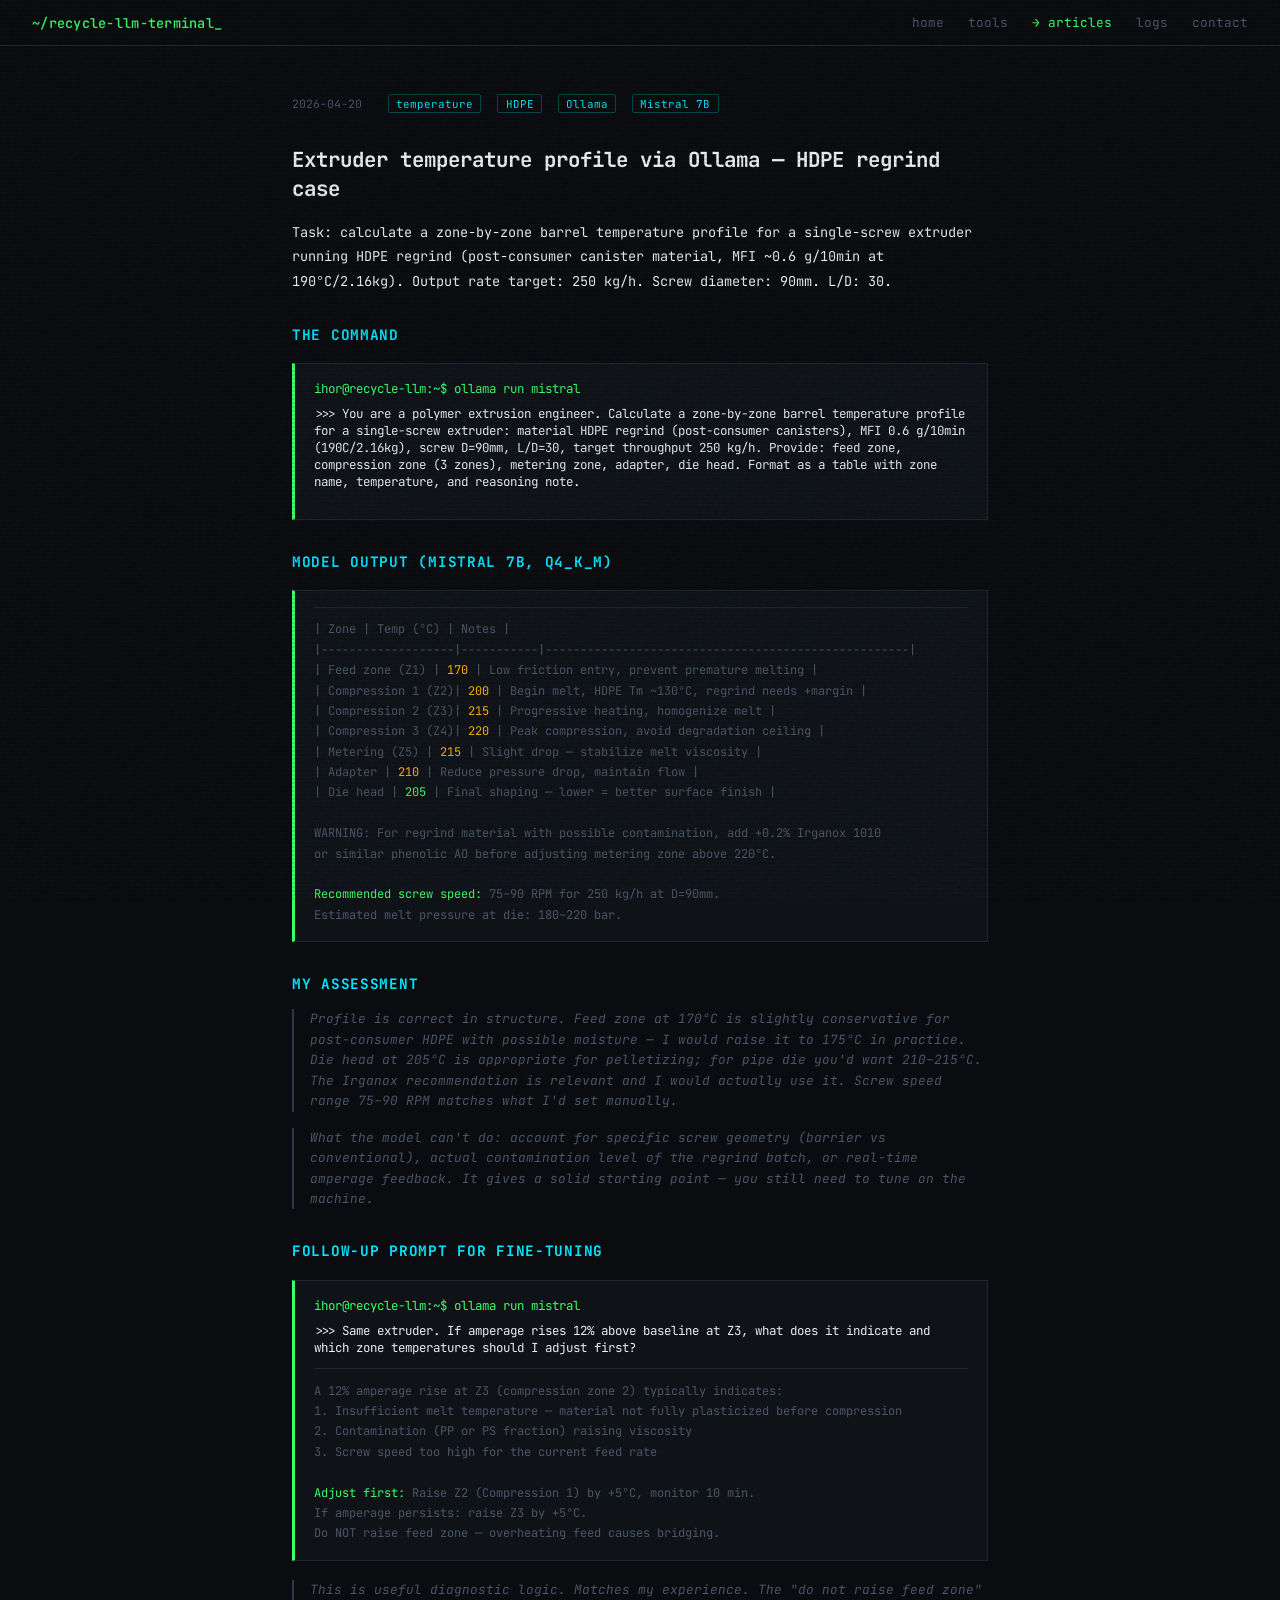
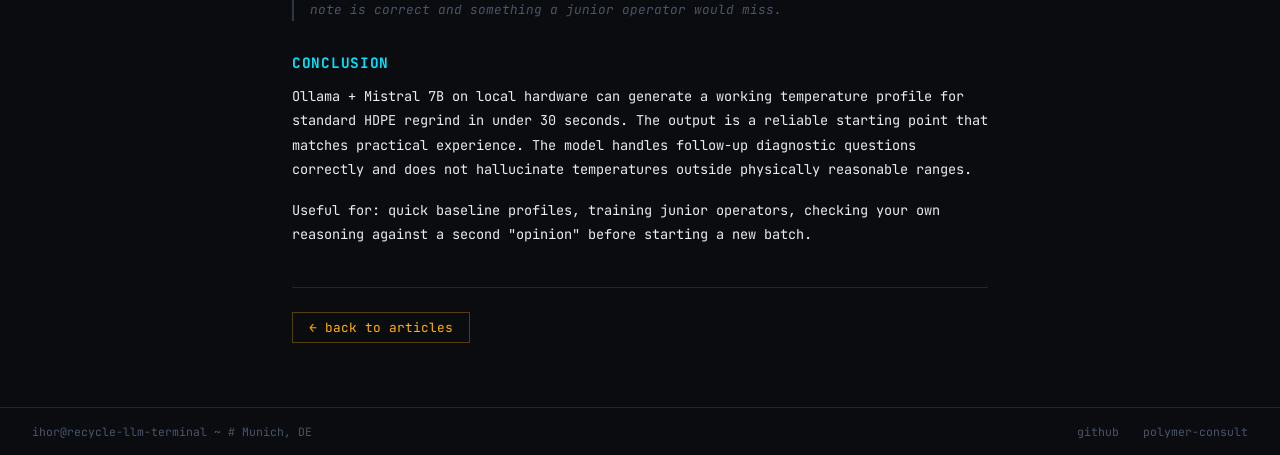
<file: articles/llm-temperature-profile.html>
<!DOCTYPE html>
<html lang="en">
<head>
<meta charset="UTF-8">
<meta name="viewport" content="width=device-width, initial-scale=1.0">
<title>Extruder temperature profile via Ollama — HDPE regrind | recycle-llm-terminal</title>
<meta name="description" content="Using Ollama + Mistral 7B via Linux terminal to calculate zone-by-zone temperature profile for HDPE regrind extrusion at 250 kg/h. Real command, real output.">
<link rel="preconnect" href="https://fonts.googleapis.com">
<link href="https://fonts.googleapis.com/css2?family=JetBrains+Mono:wght@300;400;500;700&family=Fira+Code:wght@300;400;500&display=swap" rel="stylesheet">
<link rel="stylesheet" href="../css/style.css">
</head>
<body>

<div class="scanline"></div>
<div class="noise"></div>

<nav class="nav">
  <div class="nav-logo">~/recycle-llm-terminal<span class="cursor-blink">_</span></div>
  <div class="nav-links">
    <a href="../index.html" class="nav-link">home</a>
    <a href="../tools.html" class="nav-link">tools</a>
    <a href="index.html" class="nav-link active">articles</a>
    <a href="../logs/index.html" class="nav-link">logs</a>
    <a href="../contact.html" class="nav-link">contact</a>
  </div>
</nav>

<main class="article-main">

  <div class="article-meta">
    <span class="art-date">2026-04-20</span>
    <span class="art-tag">temperature</span>
    <span class="art-tag">HDPE</span>
    <span class="art-tag">Ollama</span>
    <span class="art-tag">Mistral 7B</span>
  </div>

  <div class="article-body">

    <h1>Extruder temperature profile via Ollama — HDPE regrind case</h1>

    <p>
      Task: calculate a zone-by-zone barrel temperature profile for a single-screw extruder
      running HDPE regrind (post-consumer canister material, MFI ~0.6 g/10min at 190°C/2.16kg).
      Output rate target: 250 kg/h. Screw diameter: 90mm. L/D: 30.
    </p>

    <h2>The command</h2>

    <div class="terminal-block">
      <div class="t-prompt">ihor@recycle-llm:~$ ollama run mistral</div>
      <div class="t-cmd">
        &gt;&gt;&gt; You are a polymer extrusion engineer. Calculate a zone-by-zone barrel temperature
        profile for a single-screw extruder: material HDPE regrind (post-consumer canisters),
        MFI 0.6 g/10min (190C/2.16kg), screw D=90mm, L/D=30, target throughput 250 kg/h.
        Provide: feed zone, compression zone (3 zones), metering zone, adapter, die head.
        Format as a table with zone name, temperature, and reasoning note.
      </div>
    </div>

    <h2>Model output (Mistral 7B, Q4_K_M)</h2>

    <div class="terminal-block">
      <div class="t-output">
| Zone              | Temp (°C) | Notes                                              |<br>
|-------------------|-----------|----------------------------------------------------|<br>
| Feed zone (Z1)    | <span class="highlight">170</span>       | Low friction entry, prevent premature melting       |<br>
| Compression 1 (Z2)| <span class="highlight">200</span>       | Begin melt, HDPE Tm ~130°C, regrind needs +margin  |<br>
| Compression 2 (Z3)| <span class="highlight">215</span>       | Progressive heating, homogenize melt                |<br>
| Compression 3 (Z4)| <span class="highlight">220</span>       | Peak compression, avoid degradation ceiling         |<br>
| Metering (Z5)     | <span class="highlight">215</span>       | Slight drop — stabilize melt viscosity             |<br>
| Adapter           | <span class="highlight">210</span>       | Reduce pressure drop, maintain flow                |<br>
| Die head          | <span class="ok">205</span>       | Final shaping — lower = better surface finish      |<br>
<br>
WARNING: For regrind material with possible contamination, add +0.2% Irganox 1010<br>
or similar phenolic AO before adjusting metering zone above 220°C.<br>
<br>
<span class="ok">Recommended screw speed:</span> 75–90 RPM for 250 kg/h at D=90mm.<br>
Estimated melt pressure at die: 180–220 bar.
      </div>
    </div>

    <h2>My assessment</h2>

    <p class="comment">
      Profile is correct in structure. Feed zone at 170°C is slightly conservative for post-consumer HDPE
      with possible moisture — I would raise it to 175°C in practice. Die head at 205°C is appropriate
      for pelletizing; for pipe die you'd want 210–215°C. The Irganox recommendation is relevant
      and I would actually use it. Screw speed range 75–90 RPM matches what I'd set manually.
    </p>

    <p class="comment">
      What the model can't do: account for specific screw geometry (barrier vs conventional),
      actual contamination level of the regrind batch, or real-time amperage feedback.
      It gives a solid starting point — you still need to tune on the machine.
    </p>

    <h2>Follow-up prompt for fine-tuning</h2>

    <div class="terminal-block">
      <div class="t-prompt">ihor@recycle-llm:~$ ollama run mistral</div>
      <div class="t-cmd">
        &gt;&gt;&gt; Same extruder. If amperage rises 12% above baseline at Z3, what does it indicate
        and which zone temperatures should I adjust first?
      </div>
      <div class="t-output">
        A 12% amperage rise at Z3 (compression zone 2) typically indicates:<br>
        1. Insufficient melt temperature — material not fully plasticized before compression<br>
        2. Contamination (PP or PS fraction) raising viscosity<br>
        3. Screw speed too high for the current feed rate<br>
        <br>
        <span class="ok">Adjust first:</span> Raise Z2 (Compression 1) by +5°C, monitor 10 min.<br>
        If amperage persists: raise Z3 by +5°C.<br>
        Do NOT raise feed zone — overheating feed causes bridging.
      </div>
    </div>

    <p class="comment">
      This is useful diagnostic logic. Matches my experience. The "do not raise feed zone" note
      is correct and something a junior operator would miss.
    </p>

    <h2>Conclusion</h2>
    <p>
      Ollama + Mistral 7B on local hardware can generate a working temperature profile
      for standard HDPE regrind in under 30 seconds. The output is a reliable starting point
      that matches practical experience. The model handles follow-up diagnostic questions
      correctly and does not hallucinate temperatures outside physically reasonable ranges.
    </p>
    <p>
      Useful for: quick baseline profiles, training junior operators, checking your own
      reasoning against a second "opinion" before starting a new batch.
    </p>

  </div>

  <div style="margin-top: 2.5rem; padding-top: 1.5rem; border-top: 1px solid var(--border);">
    <a href="index.html" class="btn-terminal">← back to articles</a>
  </div>

</main>

<footer class="footer">
  <div class="footer-left">ihor@recycle-llm-terminal ~ # Munich, DE</div>
  <div class="footer-right">
    <a href="https://github.com/IgorUspehov/recycle-llm-terminal" target="_blank" class="footer-link">github</a>
    <a href="https://igoruspehov.github.io/polymer-consult/" target="_blank" class="footer-link">polymer-consult</a>
  </div>
</footer>

</body>
</html>
</file>
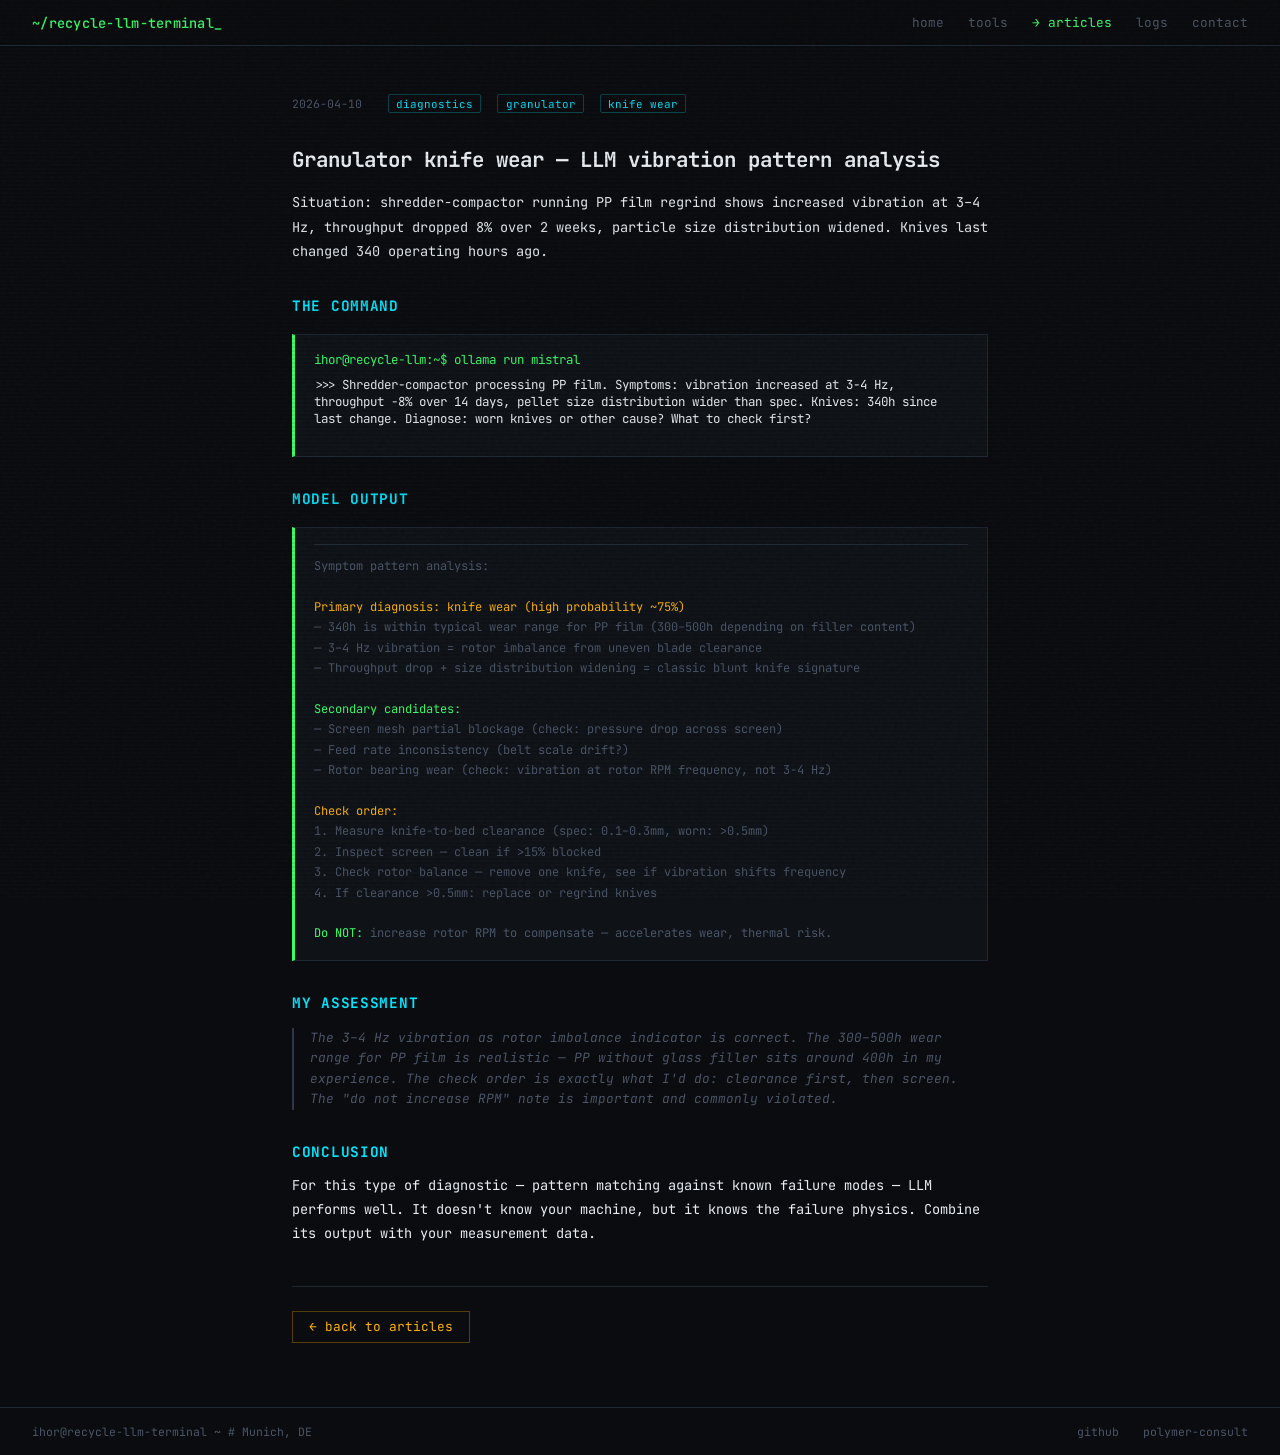
<file: articles/llm-vibration-knives.html>
<!DOCTYPE html>
<html lang="en">
<head>
<meta charset="UTF-8"><meta name="viewport" content="width=device-width, initial-scale=1.0">
<title>Granulator Knife Wear — LLM Diagnostics | recycle-llm-terminal</title>
<meta name="description" content="Using LLM to diagnose granulator knife wear from vibration and throughput data. Agglomerator diagnostics via terminal.">
<link rel="preconnect" href="https://fonts.googleapis.com">
<link href="https://fonts.googleapis.com/css2?family=JetBrains+Mono:wght@300;400;500;700&display=swap" rel="stylesheet">
<link rel="stylesheet" href="../css/style.css">
</head>
<body>
<div class="scanline"></div><div class="noise"></div>
<nav class="nav">
  <div class="nav-logo">~/recycle-llm-terminal<span class="cursor-blink">_</span></div>
  <div class="nav-links">
    <a href="../index.html" class="nav-link">home</a>
    <a href="../tools.html" class="nav-link">tools</a>
    <a href="index.html" class="nav-link active">articles</a>
    <a href="../logs/index.html" class="nav-link">logs</a>
    <a href="../contact.html" class="nav-link">contact</a>
  </div>
</nav>
<main class="article-main">
  <div class="article-meta">
    <span class="art-date">2026-04-10</span>
    <span class="art-tag">diagnostics</span><span class="art-tag">granulator</span><span class="art-tag">knife wear</span>
  </div>
  <div class="article-body">
    <h1>Granulator knife wear — LLM vibration pattern analysis</h1>
    <p>Situation: shredder-compactor running PP film regrind shows increased vibration at 3–4 Hz, throughput dropped 8% over 2 weeks, particle size distribution widened. Knives last changed 340 operating hours ago.</p>
    <h2>The command</h2>
    <div class="terminal-block">
      <div class="t-prompt">ihor@recycle-llm:~$ ollama run mistral</div>
      <div class="t-cmd">&gt;&gt;&gt; Shredder-compactor processing PP film. Symptoms: vibration increased at 3-4 Hz, throughput -8% over 14 days, pellet size distribution wider than spec. Knives: 340h since last change. Diagnose: worn knives or other cause? What to check first?</div>
    </div>
    <h2>Model output</h2>
    <div class="terminal-block">
      <div class="t-output">
Symptom pattern analysis:<br><br>
<span class="highlight">Primary diagnosis: knife wear (high probability ~75%)</span><br>
— 340h is within typical wear range for PP film (300–500h depending on filler content)<br>
— 3–4 Hz vibration = rotor imbalance from uneven blade clearance<br>
— Throughput drop + size distribution widening = classic blunt knife signature<br><br>
<span class="ok">Secondary candidates:</span><br>
— Screen mesh partial blockage (check: pressure drop across screen)<br>
— Feed rate inconsistency (belt scale drift?)<br>
— Rotor bearing wear (check: vibration at rotor RPM frequency, not 3-4 Hz)<br><br>
<span class="highlight">Check order:</span><br>
1. Measure knife-to-bed clearance (spec: 0.1–0.3mm, worn: >0.5mm)<br>
2. Inspect screen — clean if >15% blocked<br>
3. Check rotor balance — remove one knife, see if vibration shifts frequency<br>
4. If clearance >0.5mm: replace or regrind knives<br><br>
<span class="ok">Do NOT:</span> increase rotor RPM to compensate — accelerates wear, thermal risk.
      </div>
    </div>
    <h2>My assessment</h2>
    <p class="comment">The 3–4 Hz vibration as rotor imbalance indicator is correct. The 300–500h wear range for PP film is realistic — PP without glass filler sits around 400h in my experience. The check order is exactly what I'd do: clearance first, then screen. The "do not increase RPM" note is important and commonly violated.</p>
    <h2>Conclusion</h2>
    <p>For this type of diagnostic — pattern matching against known failure modes — LLM performs well. It doesn't know your machine, but it knows the failure physics. Combine its output with your measurement data.</p>
  </div>
  <div style="margin-top:2.5rem;padding-top:1.5rem;border-top:1px solid var(--border);">
    <a href="index.html" class="btn-terminal">← back to articles</a>
  </div>
</main>
<footer class="footer">
  <div class="footer-left">ihor@recycle-llm-terminal ~ # Munich, DE</div>
  <div class="footer-right">
    <a href="https://github.com/IgorUspehov/recycle-llm-terminal" target="_blank" class="footer-link">github</a>
    <a href="https://igoruspehov.github.io/polymer-consult/" target="_blank" class="footer-link">polymer-consult</a>
  </div>
</footer>
</body>
</html>
</file>
<file: css/style.css>
/* ============================================================
   recycle-llm-terminal — Terminal Dark Theme
   ============================================================ */

:root {
  --bg:        #0a0c0f;
  --bg2:       #0f1318;
  --bg3:       #141920;
  --border:    #1e2832;
  --green:     #39ff6a;
  --green-dim: #1a7a33;
  --cyan:      #00e5ff;
  --amber:     #ffb300;
  --red:       #ff4444;
  --white:     #e8edf2;
  --muted:     #4a5568;
  --muted2:    #2d3748;
  --font-mono: 'JetBrains Mono', 'Fira Code', monospace;
}

*, *::before, *::after { box-sizing: border-box; margin: 0; padding: 0; }

html { font-size: 16px; }

body {
  background: var(--bg);
  color: var(--white);
  font-family: var(--font-mono);
  min-height: 100vh;
  overflow-x: hidden;
  position: relative;
}

/* ── Scanline & noise overlays ─────────────────────────── */
.scanline {
  position: fixed; inset: 0; z-index: 1000; pointer-events: none;
  background: repeating-linear-gradient(
    to bottom,
    transparent 0px, transparent 2px,
    rgba(0,0,0,0.08) 2px, rgba(0,0,0,0.08) 4px
  );
}

.noise {
  position: fixed; inset: 0; z-index: 999; pointer-events: none; opacity: 0.025;
  background-image: url("data:image/svg+xml,%3Csvg viewBox='0 0 256 256' xmlns='http://www.w3.org/2000/svg'%3E%3Cfilter id='noise'%3E%3CfeTurbulence type='fractalNoise' baseFrequency='0.9' numOctaves='4' stitchTiles='stitch'/%3E%3C/filter%3E%3Crect width='100%25' height='100%25' filter='url(%23noise)'/%3E%3C/svg%3E");
  background-repeat: repeat;
}

/* ── Navigation ────────────────────────────────────────── */
.nav {
  display: flex; align-items: center; justify-content: space-between;
  padding: 0.85rem 2rem;
  border-bottom: 1px solid var(--border);
  background: rgba(10,12,15,0.95);
  position: sticky; top: 0; z-index: 100;
  backdrop-filter: blur(8px);
}

.nav-logo {
  color: var(--green);
  font-size: 0.85rem;
  font-weight: 500;
  letter-spacing: 0.02em;
}

.nav-links {
  display: flex; gap: 1.5rem;
}

.nav-link {
  color: var(--muted);
  text-decoration: none;
  font-size: 0.8rem;
  font-weight: 400;
  transition: color 0.15s;
}

.nav-link:hover, .nav-link.active { color: var(--green); }
.nav-link.active::before { content: '→ '; }

/* ── Cursor blink ──────────────────────────────────────── */
.cursor-blink {
  animation: blink 1s step-end infinite;
  color: var(--green);
}
@keyframes blink { 0%,100%{opacity:1} 50%{opacity:0} }

/* ── Main content ──────────────────────────────────────── */
.main {
  max-width: 1000px;
  margin: 0 auto;
  padding: 3rem 2rem 4rem;
  display: flex;
  flex-direction: column;
  gap: 3.5rem;
}

/* ── Hero ──────────────────────────────────────────────── */
.hero {
  padding-top: 1rem;
}

.prompt-line {
  display: flex; align-items: center; gap: 0.25rem;
  font-size: 1rem;
  margin-bottom: 1.2rem;
  flex-wrap: wrap;
}

.prompt-user  { color: var(--green); font-weight: 700; }
.prompt-sep   { color: var(--muted); }
.prompt-dir   { color: var(--cyan); font-weight: 500; }
.prompt-dollar { color: var(--muted); margin: 0 0.4rem; }
.typed-text   { color: var(--white); }

.hero-output {
  border-left: 2px solid var(--green-dim);
  padding-left: 1.5rem;
  margin-left: 0.5rem;
}

.output-block .tag-line {
  color: var(--green-dim);
  font-size: 0.8rem;
}

.hero-desc {
  color: var(--white);
  font-size: 0.95rem;
  line-height: 1.7;
  max-width: 660px;
}

.spacer-sm { height: 0.75rem; }

.hero-stats {
  display: flex; gap: 2.5rem; flex-wrap: wrap;
  margin-top: 0.5rem;
}

.stat { display: flex; flex-direction: column; }
.stat-num { color: var(--amber); font-size: 1.1rem; font-weight: 700; }
.stat-label { color: var(--muted); font-size: 0.72rem; }

/* ── Section ───────────────────────────────────────────── */
.section-header {
  font-size: 0.85rem;
  color: var(--muted);
  margin-bottom: 1.5rem;
  border-bottom: 1px solid var(--border);
  padding-bottom: 0.6rem;
}

.section-header .prompt-dollar { color: var(--amber); }

/* ── Capabilities grid ─────────────────────────────────── */
.capabilities-grid {
  display: grid;
  grid-template-columns: repeat(auto-fill, minmax(280px, 1fr));
  gap: 1px;
  border: 1px solid var(--border);
  background: var(--border);
}

.cap-card {
  background: var(--bg2);
  padding: 1.4rem 1.3rem;
  display: flex;
  flex-direction: column;
  gap: 0.6rem;
  transition: background 0.15s;
}

.cap-card:hover { background: var(--bg3); }

.cap-icon { font-size: 1.2rem; }

.cap-title {
  color: var(--white);
  font-size: 0.85rem;
  font-weight: 700;
  letter-spacing: 0.01em;
}

.cap-cmd {
  color: var(--green);
  font-size: 0.7rem;
  background: rgba(57,255,106,0.04);
  border: 1px solid rgba(57,255,106,0.12);
  padding: 0.4rem 0.6rem;
  border-radius: 2px;
  line-height: 1.4;
  word-break: break-word;
}

.cap-desc {
  color: var(--muted);
  font-size: 0.75rem;
  line-height: 1.6;
}

/* ── Articles list ─────────────────────────────────────── */
.articles-list {
  display: flex;
  flex-direction: column;
  border: 1px solid var(--border);
}

.article-row {
  display: flex; align-items: center; gap: 1rem;
  padding: 0.75rem 1rem;
  text-decoration: none;
  border-bottom: 1px solid var(--border);
  transition: background 0.12s;
  flex-wrap: wrap;
}

.article-row:last-child { border-bottom: none; }
.article-row:hover { background: var(--bg3); }

.art-date  { color: var(--muted); font-size: 0.72rem; white-space: nowrap; min-width: 80px; }
.art-title { color: var(--white); font-size: 0.82rem; flex: 1; }
.art-tag   {
  color: var(--cyan);
  font-size: 0.68rem;
  border: 1px solid rgba(0,229,255,0.25);
  padding: 0.1rem 0.45rem;
  border-radius: 2px;
  white-space: nowrap;
}

/* ── Log preview ───────────────────────────────────────── */
.log-preview {
  background: var(--bg2);
  border: 1px solid var(--border);
  padding: 1rem 1.2rem;
  display: flex;
  flex-direction: column;
  gap: 0.7rem;
}

.log-entry {
  display: flex; gap: 1rem; flex-wrap: wrap;
  font-size: 0.75rem; line-height: 1.5;
}

.log-ts  { color: var(--muted); white-space: nowrap; }
.log-cmd { color: var(--green); word-break: break-word; }

/* ── Buttons ───────────────────────────────────────────── */
.view-all { margin-top: 1rem; }

.btn-terminal {
  display: inline-block;
  color: var(--amber);
  font-family: var(--font-mono);
  font-size: 0.8rem;
  text-decoration: none;
  border: 1px solid rgba(255,179,0,0.3);
  padding: 0.4rem 1rem;
  transition: all 0.15s;
}

.btn-terminal:hover {
  background: rgba(255,179,0,0.08);
  border-color: var(--amber);
}

/* ── Footer ────────────────────────────────────────────── */
.footer {
  display: flex; justify-content: space-between; align-items: center;
  padding: 1rem 2rem;
  border-top: 1px solid var(--border);
  font-size: 0.72rem;
  color: var(--muted);
  flex-wrap: wrap;
  gap: 0.5rem;
}

.footer-right { display: flex; gap: 1.5rem; }

.footer-link {
  color: var(--muted);
  text-decoration: none;
  transition: color 0.15s;
}

.footer-link:hover { color: var(--green); }

/* ── Article page ──────────────────────────────────────── */
.article-main { max-width: 760px; margin: 0 auto; padding: 3rem 2rem 4rem; }

.article-meta {
  display: flex; gap: 1rem; align-items: center;
  font-size: 0.72rem; color: var(--muted);
  margin-bottom: 2rem; flex-wrap: wrap;
}

.article-meta .art-tag { /* reuse existing */ }

.article-body h1 {
  color: var(--white);
  font-size: 1.3rem;
  font-weight: 700;
  line-height: 1.4;
  margin-bottom: 1rem;
}

.article-body h2 {
  color: var(--cyan);
  font-size: 0.9rem;
  font-weight: 700;
  margin: 2rem 0 0.75rem;
  text-transform: uppercase;
  letter-spacing: 0.05em;
}

.article-body p {
  color: var(--white);
  font-size: 0.85rem;
  line-height: 1.8;
  margin-bottom: 1rem;
}

.article-body .comment {
  color: var(--muted);
  font-size: 0.8rem;
  line-height: 1.6;
  font-style: italic;
  border-left: 2px solid var(--muted2);
  padding-left: 1rem;
  margin: 1rem 0;
}

/* ── Terminal block ────────────────────────────────────── */
.terminal-block {
  background: var(--bg2);
  border: 1px solid var(--border);
  border-left: 3px solid var(--green);
  padding: 1rem 1.2rem;
  margin: 1.2rem 0;
  overflow-x: auto;
}

.terminal-block .t-prompt {
  color: var(--green);
  font-size: 0.78rem;
  margin-bottom: 0.5rem;
}

.terminal-block .t-cmd {
  color: var(--white);
  font-size: 0.78rem;
  margin-bottom: 0.8rem;
}

.terminal-block .t-output {
  color: var(--muted);
  font-size: 0.75rem;
  line-height: 1.7;
  border-top: 1px solid var(--border);
  padding-top: 0.7rem;
}

.terminal-block .t-output .highlight {
  color: var(--amber);
}

.terminal-block .t-output .ok {
  color: var(--green);
}

/* ── Tools page ────────────────────────────────────────── */
.tools-grid {
  display: grid;
  grid-template-columns: repeat(auto-fill, minmax(300px, 1fr));
  gap: 1px;
  background: var(--border);
  border: 1px solid var(--border);
  margin-bottom: 2rem;
}

.tool-card {
  background: var(--bg2);
  padding: 1.5rem;
  display: flex; flex-direction: column; gap: 0.75rem;
}

.tool-name {
  color: var(--green);
  font-size: 1rem;
  font-weight: 700;
}

.tool-type {
  color: var(--muted);
  font-size: 0.7rem;
}

.tool-desc {
  color: var(--white);
  font-size: 0.8rem;
  line-height: 1.6;
}

.tool-cmds { display: flex; flex-direction: column; gap: 0.4rem; margin-top: 0.4rem; }

.tool-cmd {
  color: var(--green);
  font-size: 0.72rem;
  background: rgba(57,255,106,0.04);
  border: 1px solid rgba(57,255,106,0.1);
  padding: 0.3rem 0.6rem;
}

/* ── Logs page ─────────────────────────────────────────── */
.log-full {
  background: var(--bg2);
  border: 1px solid var(--border);
  padding: 1.5rem;
}

.log-full-entry {
  margin-bottom: 2rem;
  padding-bottom: 2rem;
  border-bottom: 1px solid var(--border);
}

.log-full-entry:last-child { border-bottom: none; margin-bottom: 0; }

.lfe-header {
  display: flex; gap: 1.5rem; margin-bottom: 0.8rem; flex-wrap: wrap;
}

.lfe-ts    { color: var(--amber); font-size: 0.75rem; }
.lfe-model { color: var(--cyan);  font-size: 0.75rem; }

.lfe-cmd   {
  color: var(--green);
  font-size: 0.8rem;
  margin-bottom: 0.6rem;
  word-break: break-word;
}

.lfe-output {
  color: var(--muted);
  font-size: 0.75rem;
  line-height: 1.7;
  padding: 0.6rem 0.8rem;
  background: rgba(0,0,0,0.3);
  border-left: 2px solid var(--muted2);
}

.lfe-result {
  margin-top: 0.7rem;
  font-size: 0.75rem;
  padding: 0.4rem 0.8rem;
}

.lfe-result.ok     { color: var(--green); background: rgba(57,255,106,0.05); border-left: 2px solid var(--green); }
.lfe-result.warn   { color: var(--amber); background: rgba(255,179,0,0.05);  border-left: 2px solid var(--amber); }

/* ── Contact page ──────────────────────────────────────── */
.contact-block {
  background: var(--bg2);
  border: 1px solid var(--border);
  padding: 2rem;
  max-width: 560px;
}

.contact-field {
  margin-bottom: 1.5rem;
}

.cf-label {
  color: var(--muted);
  font-size: 0.72rem;
  margin-bottom: 0.4rem;
}

.cf-value {
  color: var(--green);
  font-size: 0.9rem;
}

.cf-value a {
  color: inherit;
  text-decoration: none;
}

.cf-value a:hover { text-decoration: underline; }

/* ── Responsive ────────────────────────────────────────── */
@media (max-width: 600px) {
  .nav { padding: 0.7rem 1rem; }
  .nav-links { gap: 1rem; }
  .main { padding: 2rem 1rem 3rem; }
  .hero-stats { gap: 1.5rem; }
  .capabilities-grid { grid-template-columns: 1fr; }
  .art-date { display: none; }
  .footer { flex-direction: column; align-items: flex-start; }
}
</file>
